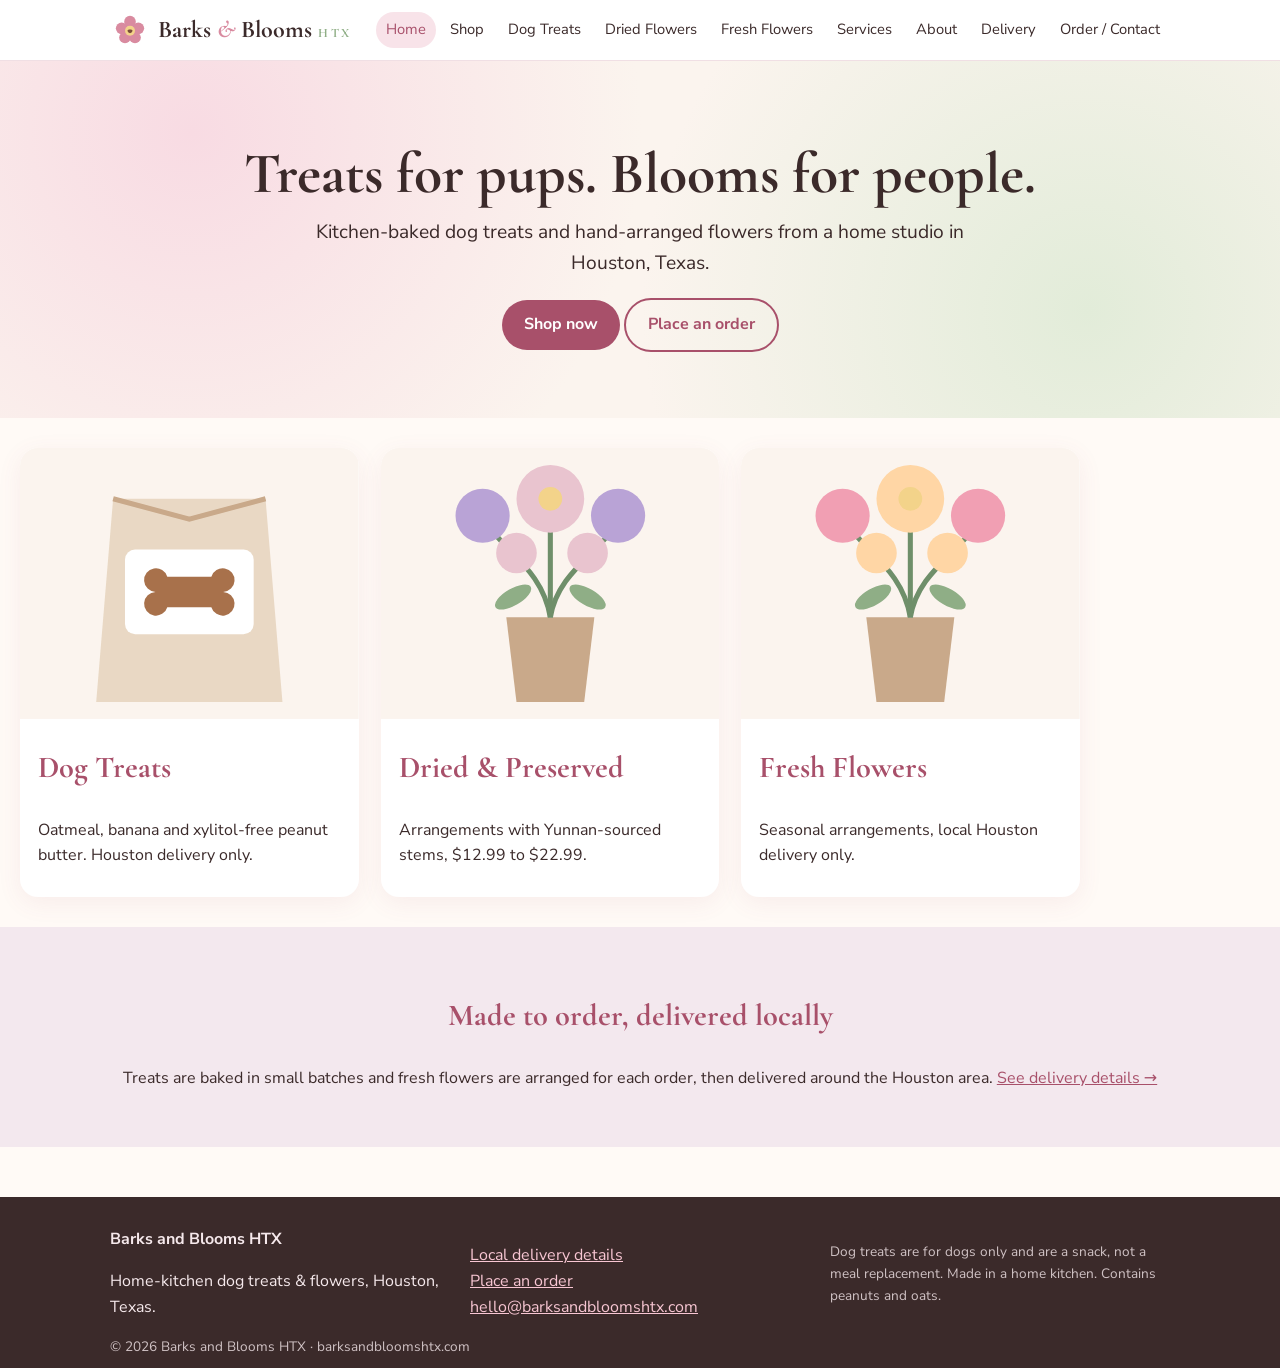
<file: index.html>
<!DOCTYPE html>
<html lang="en"><head><meta charset="utf-8"><meta name="viewport" content="width=device-width,initial-scale=1">
<title>Home | Barks and Blooms HTX</title><meta name="description" content="Homemade dog treats and dried & fresh flowers in Houston, TX.">
<link rel="icon" href="assets/favicon.svg" type="image/svg+xml"><link rel="stylesheet" href="assets/style.css">
<link rel="preconnect" href="https://fonts.googleapis.com"><link href="https://fonts.googleapis.com/css2?family=Cormorant+Garamond:wght@500;700&family=Nunito+Sans:wght@400;700&display=swap" rel="stylesheet">
</head><body>
<header class="site-header"><div class="wrap bar"><a class="brand" href="index.html"><svg viewBox="0 0 48 48" width="40" height="40" aria-hidden="true"><g fill="#d98ba0"><circle cx="24" cy="14" r="7"/><circle cx="14" cy="22" r="7"/><circle cx="34" cy="22" r="7"/><circle cx="18" cy="33" r="7"/><circle cx="30" cy="33" r="7"/></g><circle cx="24" cy="25" r="6" fill="#f3d38a"/><path d="M21 25c0-2 6-2 6 0 0 2-3 3-3 3s-3-1-3-3z" fill="#7a4b3a"/></svg><span>Barks <em>&amp;</em> Blooms <small>HTX</small></span></a>
<button class="menu-btn" aria-expanded="false" aria-controls="nav">Menu</button><nav id="nav"><a href="index.html" aria-current="page">Home</a><a href="shop.html">Shop</a><a href="dog-treats.html">Dog Treats</a><a href="dried-flowers.html">Dried Flowers</a><a href="fresh-flowers.html">Fresh Flowers</a><a href="services.html">Services</a><a href="about.html">About</a><a href="delivery.html">Delivery</a><a href="contact.html">Order / Contact</a></nav></div></header>
<main><section class="hero"><div class="wrap"><h1>Treats for pups. Blooms for people.</h1><p class="lead">Kitchen-baked dog treats and hand-arranged flowers from a home studio in Houston, Texas.</p><p><a class="btn" href="shop.html">Shop now</a> <a class="btn ghost" href="contact.html">Place an order</a></p></div></section><section class="wrap grid3">
<a class="tile" href="dog-treats.html"><svg viewBox="0 0 200 160" class="art" role="img" aria-label="Illustrated dog treat bag"><rect width="200" height="160" fill="#fbf4ee"/><path d="M55 30h90l10 120H45z" fill="#e9d8c4"/><rect x="62" y="60" width="76" height="50" rx="6" fill="#fff"/><path d="M80 85a7 7 0 1 1 7-9h26a7 7 0 1 1 7 9 7 7 0 1 1-7 9H87a7 7 0 1 1-7-9z" fill="#a8714b"/><path d="M55 30l45 12 45-12" stroke="#c9a98a" stroke-width="3" fill="none"/></svg><h2>Dog Treats</h2><p>Oatmeal, banana and xylitol-free peanut butter. Houston delivery only.</p></a>
<a class="tile" href="dried-flowers.html"><svg viewBox="0 0 200 160" class="art" role="img" aria-label="Illustrated arrangement"><rect width="200" height="160" fill="#fbf4ee"/><path d="M80 150h40l6-50H74z" fill="#c9a98a"/><g stroke="#6f8f6a" stroke-width="3" fill="none"><path d="M100 100 C95 70 70 60 60 40"/><path d="M100 100 C105 70 135 60 140 40"/><path d="M100 100 V30"/></g><g fill="#b9a3d6"><circle cx="60" cy="40" r="16"/><circle cx="140" cy="40" r="16"/></g><g fill="#e9c4cf"><circle cx="100" cy="30" r="20"/><circle cx="80" cy="62" r="12"/><circle cx="122" cy="62" r="12"/></g><circle cx="100" cy="30" r="7" fill="#f3d38a"/><ellipse cx="78" cy="88" rx="12" ry="5" fill="#8fae86" transform="rotate(-30 78 88)"/><ellipse cx="122" cy="88" rx="12" ry="5" fill="#8fae86" transform="rotate(30 122 88)"/></svg><h2>Dried &amp; Preserved</h2><p>Arrangements with Yunnan-sourced stems, $12.99 to $22.99.</p></a>
<a class="tile" href="fresh-flowers.html"><svg viewBox="0 0 200 160" class="art" role="img" aria-label="Illustrated arrangement"><rect width="200" height="160" fill="#fbf4ee"/><path d="M80 150h40l6-50H74z" fill="#c9a98a"/><g stroke="#6f8f6a" stroke-width="3" fill="none"><path d="M100 100 C95 70 70 60 60 40"/><path d="M100 100 C105 70 135 60 140 40"/><path d="M100 100 V30"/></g><g fill="#f19fb3"><circle cx="60" cy="40" r="16"/><circle cx="140" cy="40" r="16"/></g><g fill="#ffd6a5"><circle cx="100" cy="30" r="20"/><circle cx="80" cy="62" r="12"/><circle cx="122" cy="62" r="12"/></g><circle cx="100" cy="30" r="7" fill="#f3d38a"/><ellipse cx="78" cy="88" rx="12" ry="5" fill="#8fae86" transform="rotate(-30 78 88)"/><ellipse cx="122" cy="88" rx="12" ry="5" fill="#8fae86" transform="rotate(30 122 88)"/></svg><h2>Fresh Flowers</h2><p>Seasonal arrangements, local Houston delivery only.</p></a></section>
<section class="band"><div class="wrap"><h2>Made to order, delivered locally</h2><p>Treats are baked in small batches and fresh flowers are arranged for each order, then delivered around the Houston area. <a href="delivery.html">See delivery details &rarr;</a></p></div></section></main>
<footer class="site-footer"><div class="wrap cols"><div><strong>Barks and Blooms HTX</strong><p>Home-kitchen dog treats &amp; flowers, Houston, Texas.</p></div>
<div><p><a href="delivery.html">Local delivery details</a><br><a href="contact.html">Place an order</a><br><a href="mailto:hello@barksandbloomshtx.com">hello@barksandbloomshtx.com</a></p></div>
<div><p class="fine">Dog treats are for dogs only and are a snack, not a meal replacement. Made in a home kitchen. Contains peanuts and oats.</p></div></div>
<p class="wrap fine">&copy; <span id="yr"></span> Barks and Blooms HTX &middot; barksandbloomshtx.com</p></footer>
<script src="assets/main.js"></script></body></html>
</file>
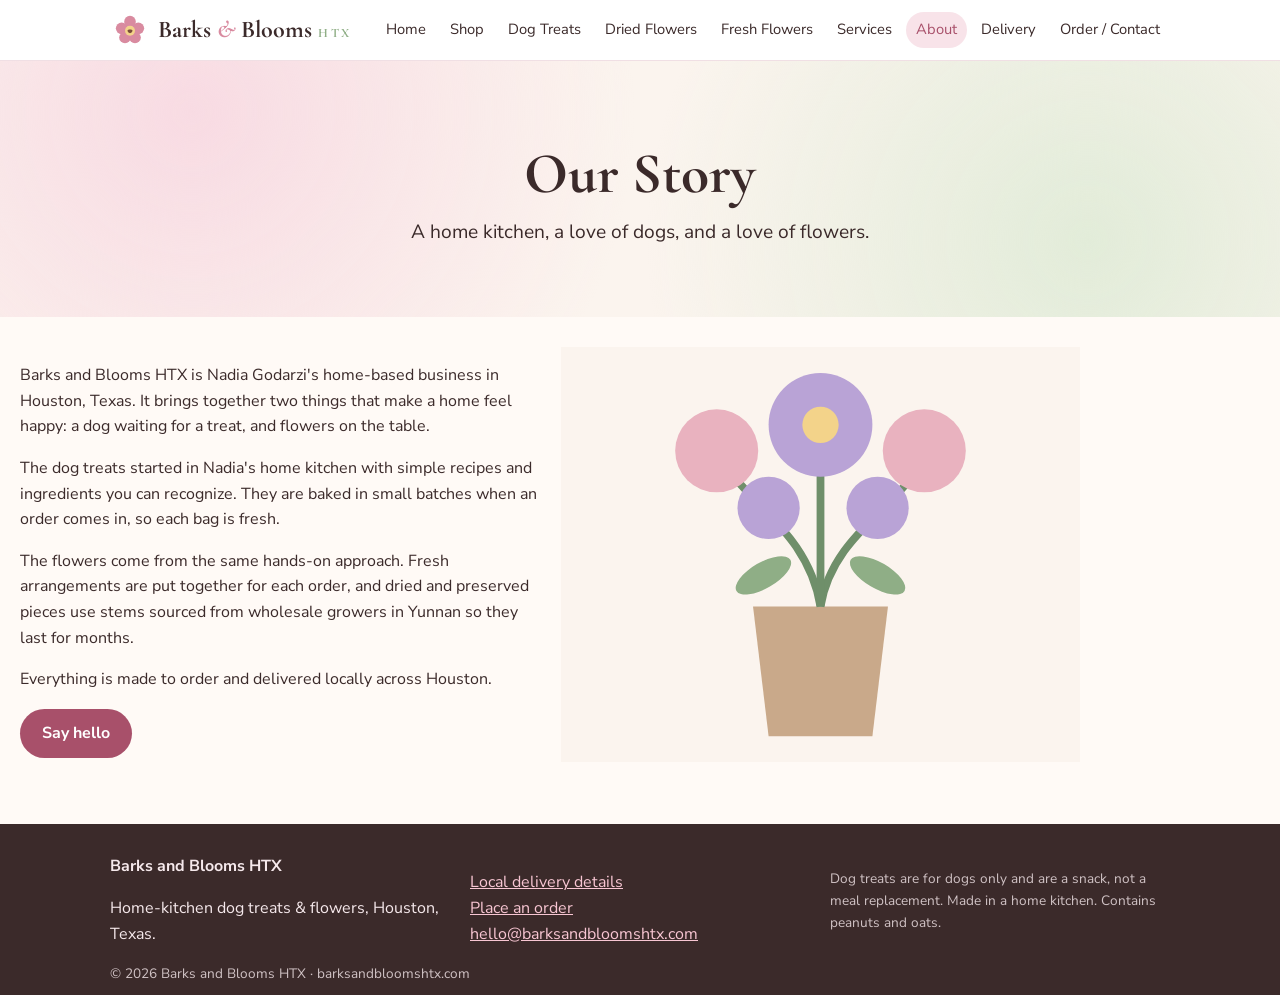
<file: about.html>
<!DOCTYPE html>
<html lang="en"><head><meta charset="utf-8"><meta name="viewport" content="width=device-width,initial-scale=1">
<title>About | Barks and Blooms HTX</title><meta name="description" content="The story behind Barks and Blooms HTX.">
<link rel="icon" href="assets/favicon.svg" type="image/svg+xml"><link rel="stylesheet" href="assets/style.css">
<link rel="preconnect" href="https://fonts.googleapis.com"><link href="https://fonts.googleapis.com/css2?family=Cormorant+Garamond:wght@500;700&family=Nunito+Sans:wght@400;700&display=swap" rel="stylesheet">
</head><body>
<header class="site-header"><div class="wrap bar"><a class="brand" href="index.html"><svg viewBox="0 0 48 48" width="40" height="40" aria-hidden="true"><g fill="#d98ba0"><circle cx="24" cy="14" r="7"/><circle cx="14" cy="22" r="7"/><circle cx="34" cy="22" r="7"/><circle cx="18" cy="33" r="7"/><circle cx="30" cy="33" r="7"/></g><circle cx="24" cy="25" r="6" fill="#f3d38a"/><path d="M21 25c0-2 6-2 6 0 0 2-3 3-3 3s-3-1-3-3z" fill="#7a4b3a"/></svg><span>Barks <em>&amp;</em> Blooms <small>HTX</small></span></a>
<button class="menu-btn" aria-expanded="false" aria-controls="nav">Menu</button><nav id="nav"><a href="index.html">Home</a><a href="shop.html">Shop</a><a href="dog-treats.html">Dog Treats</a><a href="dried-flowers.html">Dried Flowers</a><a href="fresh-flowers.html">Fresh Flowers</a><a href="services.html">Services</a><a href="about.html" aria-current="page">About</a><a href="delivery.html">Delivery</a><a href="contact.html">Order / Contact</a></nav></div></header>
<main><section class="hero"><div class="wrap"><h1>Our Story</h1><p class="lead">A home kitchen, a love of dogs, and a love of flowers.</p></div></section><section class="wrap grid2"><div><p>Barks and Blooms HTX is Nadia Godarzi's home-based business in Houston, Texas. It brings together two things that make a home feel happy: a dog waiting for a treat, and flowers on the table.</p>
<p>The dog treats started in Nadia's home kitchen with simple recipes and ingredients you can recognize. They are baked in small batches when an order comes in, so each bag is fresh.</p>
<p>The flowers come from the same hands-on approach. Fresh arrangements are put together for each order, and dried and preserved pieces use stems sourced from wholesale growers in Yunnan so they last for months.</p>
<p>Everything is made to order and delivered locally across Houston.</p><p><a class="btn" href="contact.html">Say hello</a></p></div><div><svg viewBox="0 0 200 160" class="art" role="img" aria-label="Illustrated arrangement"><rect width="200" height="160" fill="#fbf4ee"/><path d="M80 150h40l6-50H74z" fill="#c9a98a"/><g stroke="#6f8f6a" stroke-width="3" fill="none"><path d="M100 100 C95 70 70 60 60 40"/><path d="M100 100 C105 70 135 60 140 40"/><path d="M100 100 V30"/></g><g fill="#e9b2bf"><circle cx="60" cy="40" r="16"/><circle cx="140" cy="40" r="16"/></g><g fill="#b9a3d6"><circle cx="100" cy="30" r="20"/><circle cx="80" cy="62" r="12"/><circle cx="122" cy="62" r="12"/></g><circle cx="100" cy="30" r="7" fill="#f3d38a"/><ellipse cx="78" cy="88" rx="12" ry="5" fill="#8fae86" transform="rotate(-30 78 88)"/><ellipse cx="122" cy="88" rx="12" ry="5" fill="#8fae86" transform="rotate(30 122 88)"/></svg></div></section></main>
<footer class="site-footer"><div class="wrap cols"><div><strong>Barks and Blooms HTX</strong><p>Home-kitchen dog treats &amp; flowers, Houston, Texas.</p></div>
<div><p><a href="delivery.html">Local delivery details</a><br><a href="contact.html">Place an order</a><br><a href="mailto:hello@barksandbloomshtx.com">hello@barksandbloomshtx.com</a></p></div>
<div><p class="fine">Dog treats are for dogs only and are a snack, not a meal replacement. Made in a home kitchen. Contains peanuts and oats.</p></div></div>
<p class="wrap fine">&copy; <span id="yr"></span> Barks and Blooms HTX &middot; barksandbloomshtx.com</p></footer>
<script src="assets/main.js"></script></body></html>
</file>
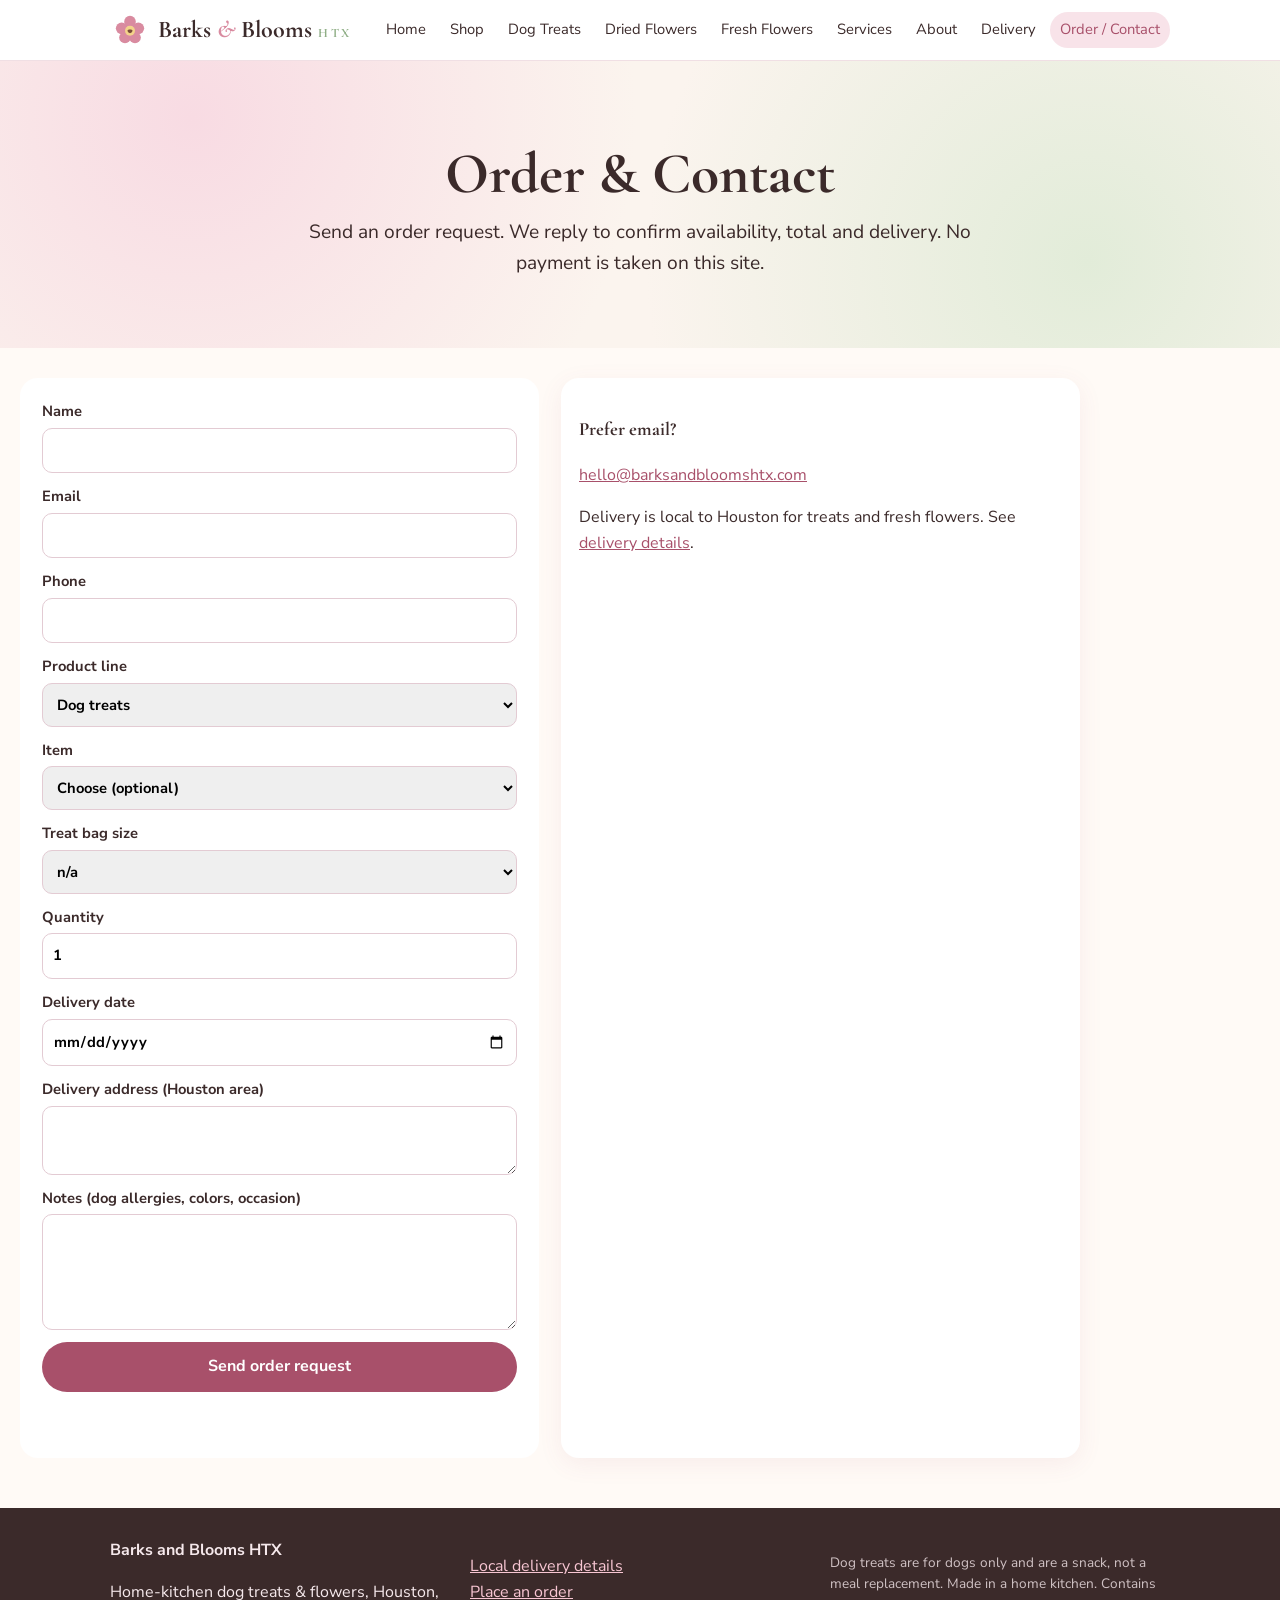
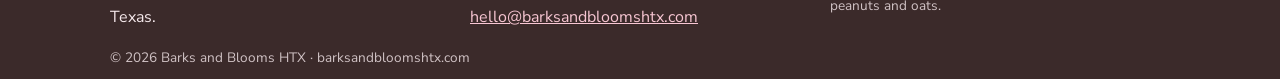
<file: contact.html>
<!DOCTYPE html>
<html lang="en"><head><meta charset="utf-8"><meta name="viewport" content="width=device-width,initial-scale=1">
<title>Order & Contact | Barks and Blooms HTX</title><meta name="description" content="Order dog treats or flowers, or contact Barks and Blooms HTX.">
<link rel="icon" href="assets/favicon.svg" type="image/svg+xml"><link rel="stylesheet" href="assets/style.css">
<link rel="preconnect" href="https://fonts.googleapis.com"><link href="https://fonts.googleapis.com/css2?family=Cormorant+Garamond:wght@500;700&family=Nunito+Sans:wght@400;700&display=swap" rel="stylesheet">
</head><body>
<header class="site-header"><div class="wrap bar"><a class="brand" href="index.html"><svg viewBox="0 0 48 48" width="40" height="40" aria-hidden="true"><g fill="#d98ba0"><circle cx="24" cy="14" r="7"/><circle cx="14" cy="22" r="7"/><circle cx="34" cy="22" r="7"/><circle cx="18" cy="33" r="7"/><circle cx="30" cy="33" r="7"/></g><circle cx="24" cy="25" r="6" fill="#f3d38a"/><path d="M21 25c0-2 6-2 6 0 0 2-3 3-3 3s-3-1-3-3z" fill="#7a4b3a"/></svg><span>Barks <em>&amp;</em> Blooms <small>HTX</small></span></a>
<button class="menu-btn" aria-expanded="false" aria-controls="nav">Menu</button><nav id="nav"><a href="index.html">Home</a><a href="shop.html">Shop</a><a href="dog-treats.html">Dog Treats</a><a href="dried-flowers.html">Dried Flowers</a><a href="fresh-flowers.html">Fresh Flowers</a><a href="services.html">Services</a><a href="about.html">About</a><a href="delivery.html">Delivery</a><a href="contact.html" aria-current="page">Order / Contact</a></nav></div></header>
<main><section class="hero"><div class="wrap"><h1>Order &amp; Contact</h1><p class="lead">Send an order request. We reply to confirm availability, total and delivery. No payment is taken on this site.</p></div></section><section class="wrap grid2"><form class="form" id="order-form" action="https://formspree.io/f/FORM_ID" method="POST">
<!-- REPLACE FORM_ID with your Formspree form ID (https://formspree.io). Until replaced, the form falls back to email. -->
<label>Name<input name="name" required autocomplete="name"></label>
<label>Email<input type="email" name="email" required autocomplete="email"></label>
<label>Phone<input type="tel" name="phone" autocomplete="tel"></label>
<label>Product line<select name="line" id="line"><option value="treats">Dog treats</option><option value="dried">Dried &amp; preserved flowers</option><option value="fresh">Fresh flowers</option><option value="other">Question / other</option></select></label>
<label>Item<select name="item" id="item"><option value="">Choose (optional)</option><option>Oatmeal Crunch Bones</option><option>Banana Bites</option><option>Peanut Butter Pups</option><option>Yunnan Petite Posy ($12.99)</option><option>Blush Bud Vase ($15.99)</option><option>Golden Meadow Bundle ($17.99)</option><option>Lavender Haze Jar ($19.99)</option><option>Everlasting Rose Box ($22.99)</option><option>Petite Market Bouquet</option><option>Garden Vase Arrangement</option><option>Celebration Centerpiece</option><option>Custom Order</option></select></label>
<label>Treat bag size<select name="size"><option value="">n/a</option><option>4 oz ($8)</option><option>8 oz ($14)</option><option>16 oz ($24)</option><option>Sampler ($22)</option></select></label>
<label>Quantity<input type="number" name="quantity" min="1" value="1"></label>
<label>Delivery date<input type="date" name="date"></label>
<label>Delivery address (Houston area)<textarea name="address" rows="2"></textarea></label>
<label>Notes (dog allergies, colors, occasion)<textarea name="message" rows="4"></textarea></label>
<input type="text" name="_gotcha" class="hp" tabindex="-1" autocomplete="off">
<button class="btn" type="submit">Send order request</button><p id="form-status" role="status"></p></form>
<div class="note"><h3>Prefer email?</h3><p><a href="mailto:hello@barksandbloomshtx.com?subject=Order%20request">hello@barksandbloomshtx.com</a></p><p>Delivery is local to Houston for treats and fresh flowers. See <a href="delivery.html">delivery details</a>.</p></div></section></main>
<footer class="site-footer"><div class="wrap cols"><div><strong>Barks and Blooms HTX</strong><p>Home-kitchen dog treats &amp; flowers, Houston, Texas.</p></div>
<div><p><a href="delivery.html">Local delivery details</a><br><a href="contact.html">Place an order</a><br><a href="mailto:hello@barksandbloomshtx.com">hello@barksandbloomshtx.com</a></p></div>
<div><p class="fine">Dog treats are for dogs only and are a snack, not a meal replacement. Made in a home kitchen. Contains peanuts and oats.</p></div></div>
<p class="wrap fine">&copy; <span id="yr"></span> Barks and Blooms HTX &middot; barksandbloomshtx.com</p></footer>
<script src="assets/main.js"></script></body></html>
</file>
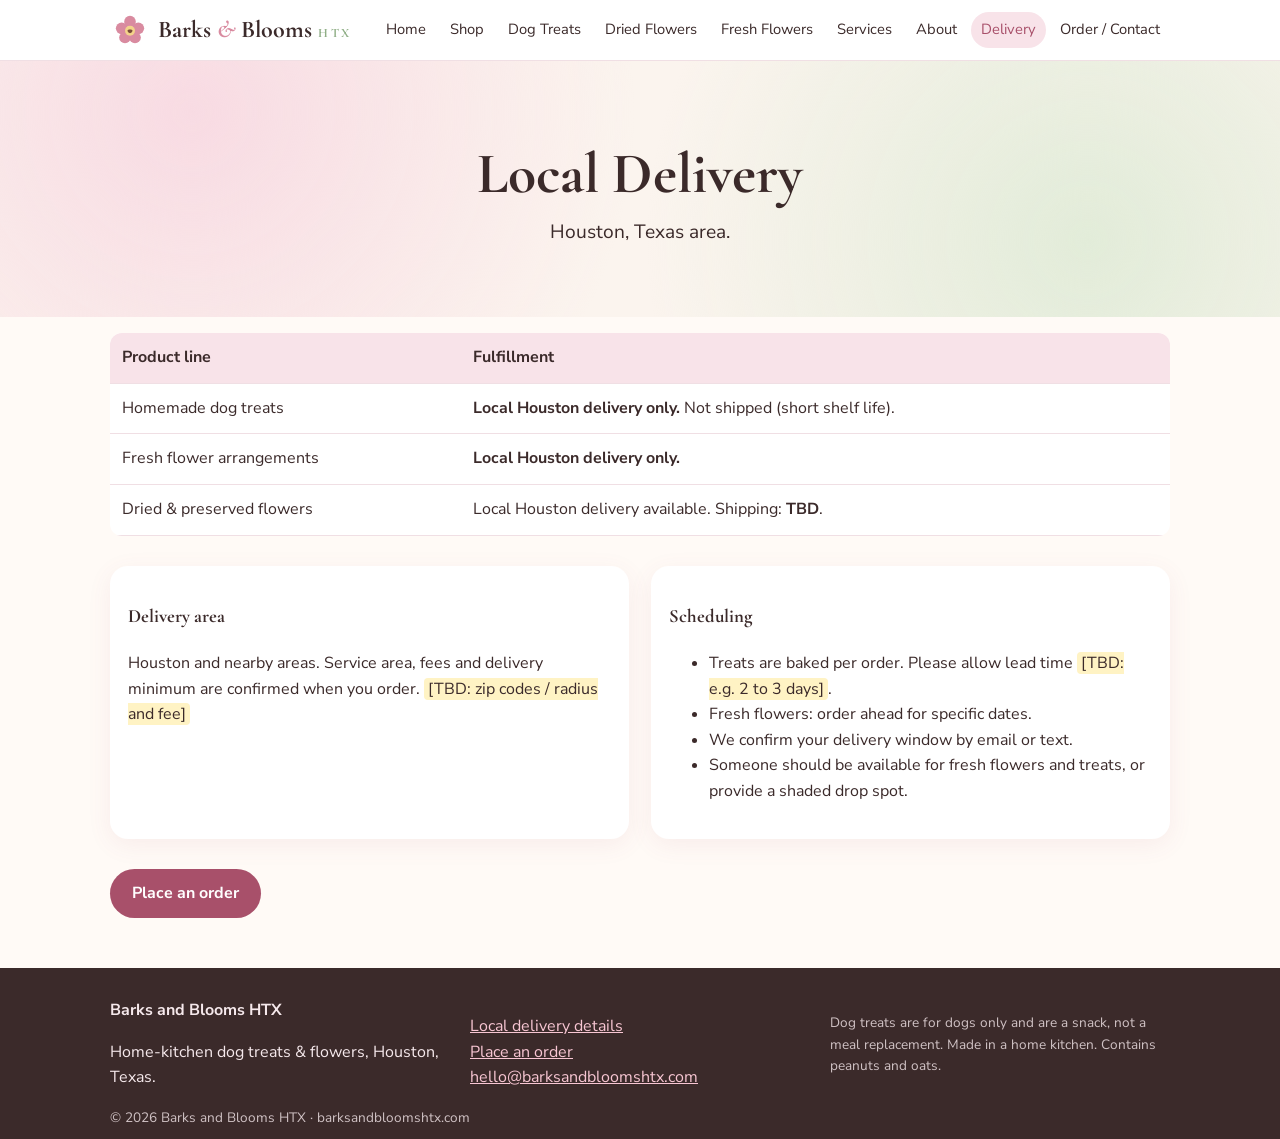
<file: delivery.html>
<!DOCTYPE html>
<html lang="en"><head><meta charset="utf-8"><meta name="viewport" content="width=device-width,initial-scale=1">
<title>Local Delivery | Barks and Blooms HTX</title><meta name="description" content="Houston-area delivery details for dog treats and flowers.">
<link rel="icon" href="assets/favicon.svg" type="image/svg+xml"><link rel="stylesheet" href="assets/style.css">
<link rel="preconnect" href="https://fonts.googleapis.com"><link href="https://fonts.googleapis.com/css2?family=Cormorant+Garamond:wght@500;700&family=Nunito+Sans:wght@400;700&display=swap" rel="stylesheet">
</head><body>
<header class="site-header"><div class="wrap bar"><a class="brand" href="index.html"><svg viewBox="0 0 48 48" width="40" height="40" aria-hidden="true"><g fill="#d98ba0"><circle cx="24" cy="14" r="7"/><circle cx="14" cy="22" r="7"/><circle cx="34" cy="22" r="7"/><circle cx="18" cy="33" r="7"/><circle cx="30" cy="33" r="7"/></g><circle cx="24" cy="25" r="6" fill="#f3d38a"/><path d="M21 25c0-2 6-2 6 0 0 2-3 3-3 3s-3-1-3-3z" fill="#7a4b3a"/></svg><span>Barks <em>&amp;</em> Blooms <small>HTX</small></span></a>
<button class="menu-btn" aria-expanded="false" aria-controls="nav">Menu</button><nav id="nav"><a href="index.html">Home</a><a href="shop.html">Shop</a><a href="dog-treats.html">Dog Treats</a><a href="dried-flowers.html">Dried Flowers</a><a href="fresh-flowers.html">Fresh Flowers</a><a href="services.html">Services</a><a href="about.html">About</a><a href="delivery.html" aria-current="page">Delivery</a><a href="contact.html">Order / Contact</a></nav></div></header>
<main><section class="hero"><div class="wrap"><h1>Local Delivery</h1><p class="lead">Houston, Texas area.</p></div></section><section class="wrap"><table class="tbl"><thead><tr><th>Product line</th><th>Fulfillment</th></tr></thead><tbody>
<tr><td>Homemade dog treats</td><td><b>Local Houston delivery only.</b> Not shipped (short shelf life).</td></tr>
<tr><td>Fresh flower arrangements</td><td><b>Local Houston delivery only.</b></td></tr>
<tr><td>Dried &amp; preserved flowers</td><td>Local Houston delivery available. Shipping: <b>TBD</b>.</td></tr></tbody></table>
<div class="grid2"><div class="note"><h3>Delivery area</h3><p>Houston and nearby areas. Service area, fees and delivery minimum are confirmed when you order. <span class="tbd">[TBD: zip codes / radius and fee]</span></p></div>
<div class="note"><h3>Scheduling</h3><ul><li>Treats are baked per order. Please allow lead time <span class="tbd">[TBD: e.g. 2 to 3 days]</span>.</li><li>Fresh flowers: order ahead for specific dates.</li><li>We confirm your delivery window by email or text.</li><li>Someone should be available for fresh flowers and treats, or provide a shaded drop spot.</li></ul></div></div>
<p><a class="btn" href="contact.html">Place an order</a></p></section></main>
<footer class="site-footer"><div class="wrap cols"><div><strong>Barks and Blooms HTX</strong><p>Home-kitchen dog treats &amp; flowers, Houston, Texas.</p></div>
<div><p><a href="delivery.html">Local delivery details</a><br><a href="contact.html">Place an order</a><br><a href="mailto:hello@barksandbloomshtx.com">hello@barksandbloomshtx.com</a></p></div>
<div><p class="fine">Dog treats are for dogs only and are a snack, not a meal replacement. Made in a home kitchen. Contains peanuts and oats.</p></div></div>
<p class="wrap fine">&copy; <span id="yr"></span> Barks and Blooms HTX &middot; barksandbloomshtx.com</p></footer>
<script src="assets/main.js"></script></body></html>
</file>
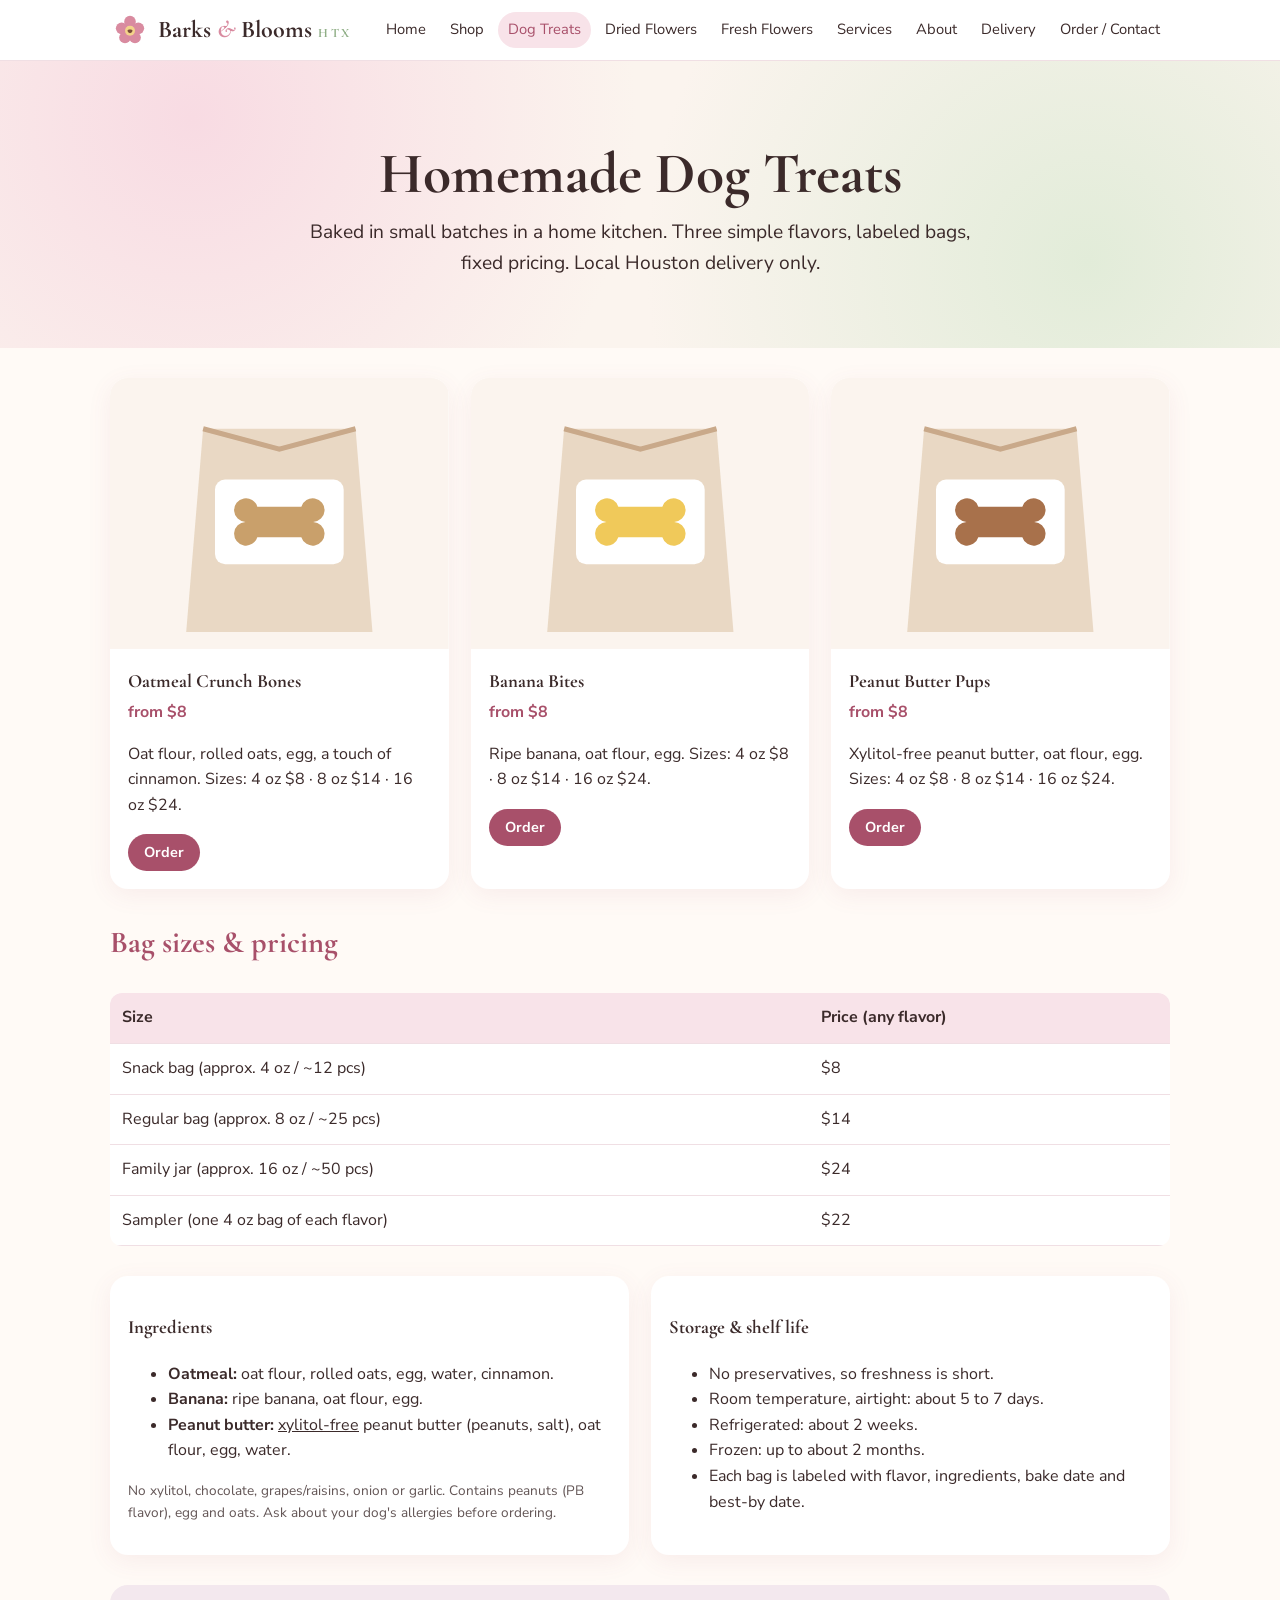
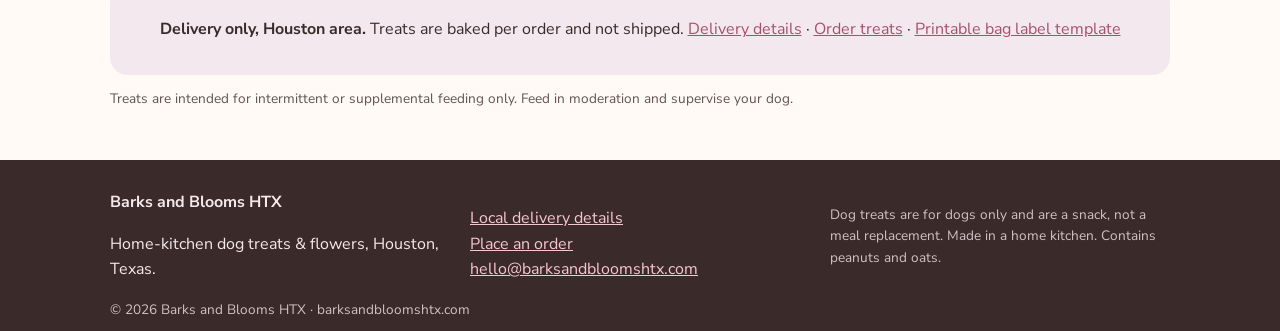
<file: dog-treats.html>
<!DOCTYPE html>
<html lang="en"><head><meta charset="utf-8"><meta name="viewport" content="width=device-width,initial-scale=1">
<title>Homemade Dog Treats | Barks and Blooms HTX</title><meta name="description" content="Kitchen-baked oatmeal, banana and xylitol-free peanut butter dog treats, Houston delivery.">
<link rel="icon" href="assets/favicon.svg" type="image/svg+xml"><link rel="stylesheet" href="assets/style.css">
<link rel="preconnect" href="https://fonts.googleapis.com"><link href="https://fonts.googleapis.com/css2?family=Cormorant+Garamond:wght@500;700&family=Nunito+Sans:wght@400;700&display=swap" rel="stylesheet">
</head><body>
<header class="site-header"><div class="wrap bar"><a class="brand" href="index.html"><svg viewBox="0 0 48 48" width="40" height="40" aria-hidden="true"><g fill="#d98ba0"><circle cx="24" cy="14" r="7"/><circle cx="14" cy="22" r="7"/><circle cx="34" cy="22" r="7"/><circle cx="18" cy="33" r="7"/><circle cx="30" cy="33" r="7"/></g><circle cx="24" cy="25" r="6" fill="#f3d38a"/><path d="M21 25c0-2 6-2 6 0 0 2-3 3-3 3s-3-1-3-3z" fill="#7a4b3a"/></svg><span>Barks <em>&amp;</em> Blooms <small>HTX</small></span></a>
<button class="menu-btn" aria-expanded="false" aria-controls="nav">Menu</button><nav id="nav"><a href="index.html">Home</a><a href="shop.html">Shop</a><a href="dog-treats.html" aria-current="page">Dog Treats</a><a href="dried-flowers.html">Dried Flowers</a><a href="fresh-flowers.html">Fresh Flowers</a><a href="services.html">Services</a><a href="about.html">About</a><a href="delivery.html">Delivery</a><a href="contact.html">Order / Contact</a></nav></div></header>
<main><section class="hero"><div class="wrap"><h1>Homemade Dog Treats</h1><p class="lead">Baked in small batches in a home kitchen. Three simple flavors, labeled bags, fixed pricing. Local Houston delivery only.</p></div></section><section class="wrap"><div class="grid3"><article class="card"><svg viewBox="0 0 200 160" class="art" role="img" aria-label="Illustrated dog treat bag"><rect width="200" height="160" fill="#fbf4ee"/><path d="M55 30h90l10 120H45z" fill="#e9d8c4"/><rect x="62" y="60" width="76" height="50" rx="6" fill="#fff"/><path d="M80 85a7 7 0 1 1 7-9h26a7 7 0 1 1 7 9 7 7 0 1 1-7 9H87a7 7 0 1 1-7-9z" fill="#c9a06b"/><path d="M55 30l45 12 45-12" stroke="#c9a98a" stroke-width="3" fill="none"/></svg><div class="pad"><h3>Oatmeal Crunch Bones</h3><p class="price">from $8</p><p>Oat flour, rolled oats, egg, a touch of cinnamon. Sizes: 4 oz $8 · 8 oz $14 · 16 oz $24.</p><a class="btn small" href="contact.html?item=Oatmeal+Crunch+Bones&amp;line=treats">Order</a></div></article><article class="card"><svg viewBox="0 0 200 160" class="art" role="img" aria-label="Illustrated dog treat bag"><rect width="200" height="160" fill="#fbf4ee"/><path d="M55 30h90l10 120H45z" fill="#e9d8c4"/><rect x="62" y="60" width="76" height="50" rx="6" fill="#fff"/><path d="M80 85a7 7 0 1 1 7-9h26a7 7 0 1 1 7 9 7 7 0 1 1-7 9H87a7 7 0 1 1-7-9z" fill="#f0c95a"/><path d="M55 30l45 12 45-12" stroke="#c9a98a" stroke-width="3" fill="none"/></svg><div class="pad"><h3>Banana Bites</h3><p class="price">from $8</p><p>Ripe banana, oat flour, egg. Sizes: 4 oz $8 · 8 oz $14 · 16 oz $24.</p><a class="btn small" href="contact.html?item=Banana+Bites&amp;line=treats">Order</a></div></article><article class="card"><svg viewBox="0 0 200 160" class="art" role="img" aria-label="Illustrated dog treat bag"><rect width="200" height="160" fill="#fbf4ee"/><path d="M55 30h90l10 120H45z" fill="#e9d8c4"/><rect x="62" y="60" width="76" height="50" rx="6" fill="#fff"/><path d="M80 85a7 7 0 1 1 7-9h26a7 7 0 1 1 7 9 7 7 0 1 1-7 9H87a7 7 0 1 1-7-9z" fill="#a8714b"/><path d="M55 30l45 12 45-12" stroke="#c9a98a" stroke-width="3" fill="none"/></svg><div class="pad"><h3>Peanut Butter Pups</h3><p class="price">from $8</p><p>Xylitol-free peanut butter, oat flour, egg. Sizes: 4 oz $8 · 8 oz $14 · 16 oz $24.</p><a class="btn small" href="contact.html?item=Peanut+Butter+Pups&amp;line=treats">Order</a></div></article></div>
<h2>Bag sizes &amp; pricing</h2><table class="tbl"><thead><tr><th>Size</th><th>Price (any flavor)</th></tr></thead><tbody><tr><td>Snack bag (approx. 4 oz / ~12 pcs)</td><td>$8</td></tr><tr><td>Regular bag (approx. 8 oz / ~25 pcs)</td><td>$14</td></tr><tr><td>Family jar (approx. 16 oz / ~50 pcs)</td><td>$24</td></tr><tr><td>Sampler (one 4 oz bag of each flavor)</td><td>$22</td></tr></tbody></table>
<div class="grid2"><div class="note"><h3>Ingredients</h3><ul><li><b>Oatmeal:</b> oat flour, rolled oats, egg, water, cinnamon.</li><li><b>Banana:</b> ripe banana, oat flour, egg.</li><li><b>Peanut butter:</b> <u>xylitol-free</u> peanut butter (peanuts, salt), oat flour, egg, water.</li></ul><p class="fine">No xylitol, chocolate, grapes/raisins, onion or garlic. Contains peanuts (PB flavor), egg and oats. Ask about your dog's allergies before ordering.</p></div>
<div class="note"><h3>Storage &amp; shelf life</h3><ul><li>No preservatives, so freshness is short.</li><li>Room temperature, airtight: about 5 to 7 days.</li><li>Refrigerated: about 2 weeks.</li><li>Frozen: up to about 2 months.</li><li>Each bag is labeled with flavor, ingredients, bake date and best-by date.</li></ul></div></div>
<div class="band soft"><p><b>Delivery only, Houston area.</b> Treats are baked per order and not shipped. <a href="delivery.html">Delivery details</a> &middot; <a href="contact.html?line=treats">Order treats</a> &middot; <a href="label-template.html">Printable bag label template</a></p></div>
<p class="fine">Treats are intended for intermittent or supplemental feeding only. Feed in moderation and supervise your dog.</p></section></main>
<footer class="site-footer"><div class="wrap cols"><div><strong>Barks and Blooms HTX</strong><p>Home-kitchen dog treats &amp; flowers, Houston, Texas.</p></div>
<div><p><a href="delivery.html">Local delivery details</a><br><a href="contact.html">Place an order</a><br><a href="mailto:hello@barksandbloomshtx.com">hello@barksandbloomshtx.com</a></p></div>
<div><p class="fine">Dog treats are for dogs only and are a snack, not a meal replacement. Made in a home kitchen. Contains peanuts and oats.</p></div></div>
<p class="wrap fine">&copy; <span id="yr"></span> Barks and Blooms HTX &middot; barksandbloomshtx.com</p></footer>
<script src="assets/main.js"></script></body></html>
</file>
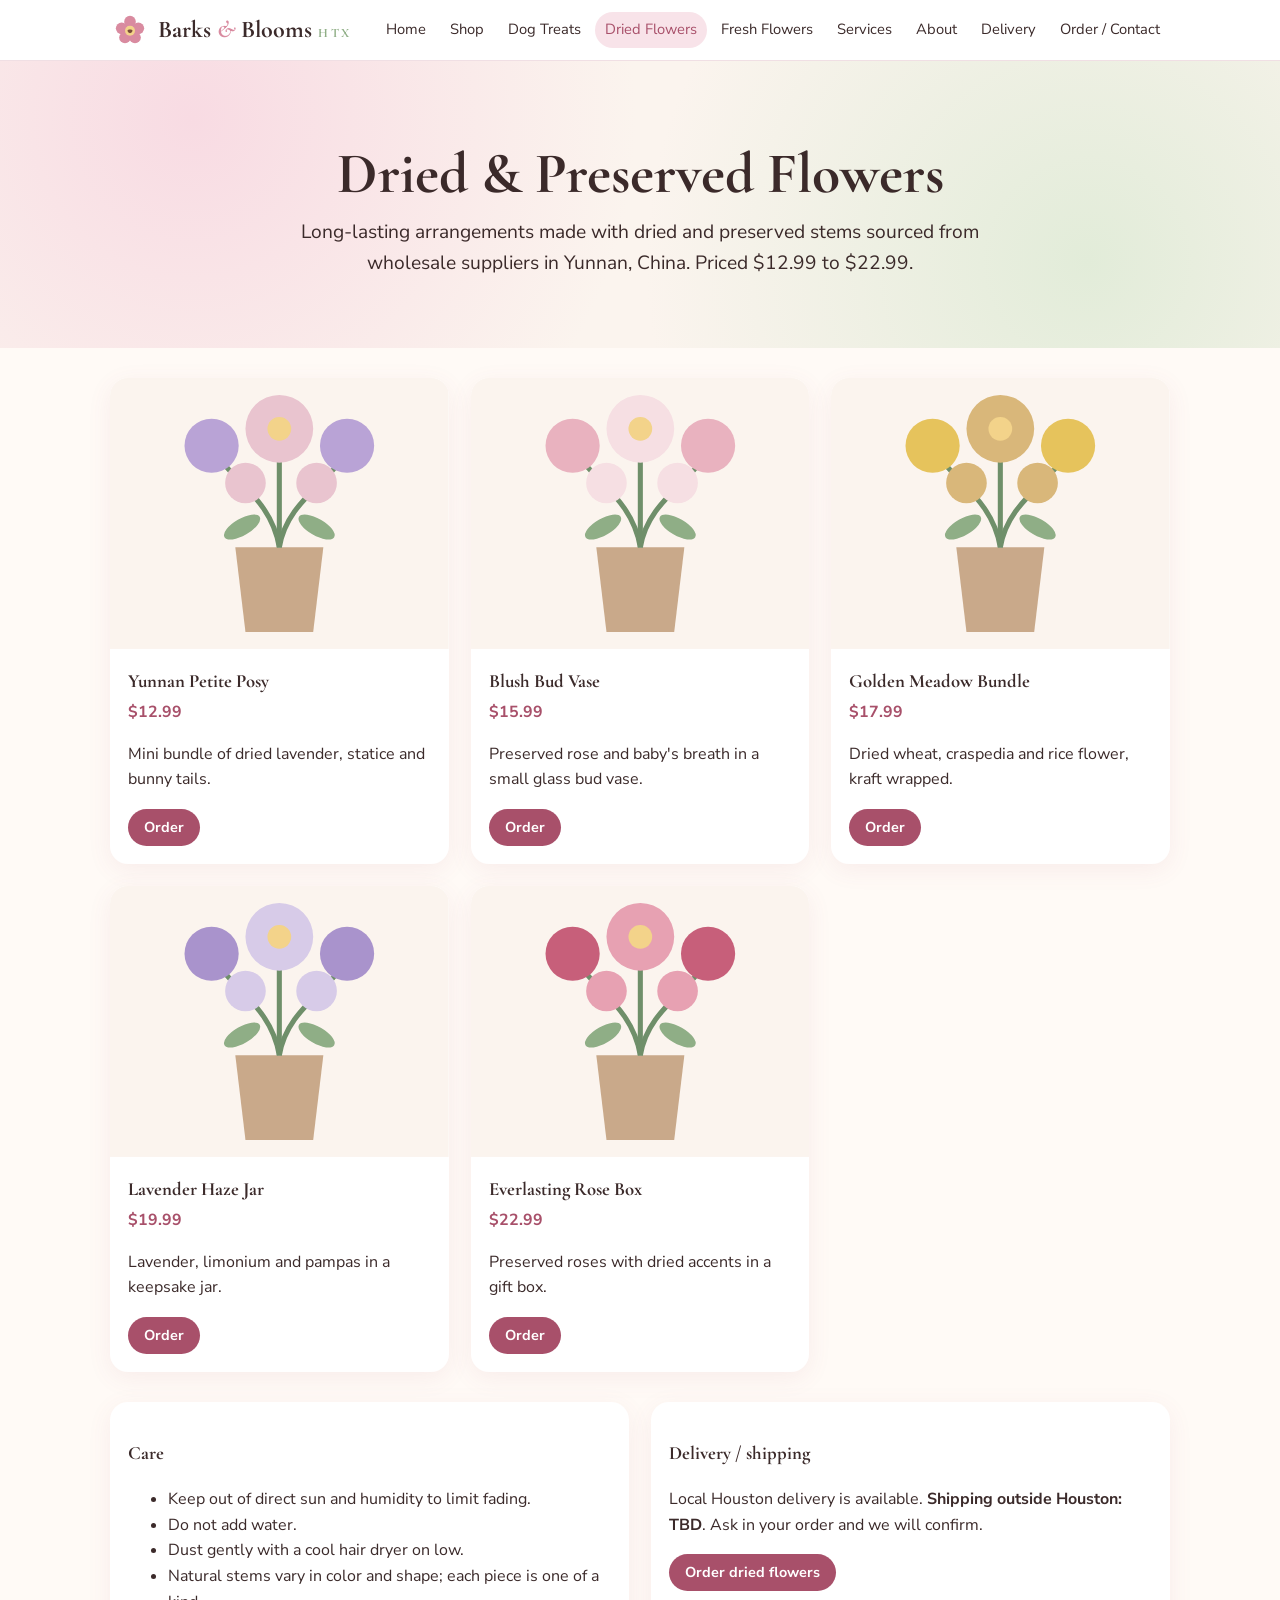
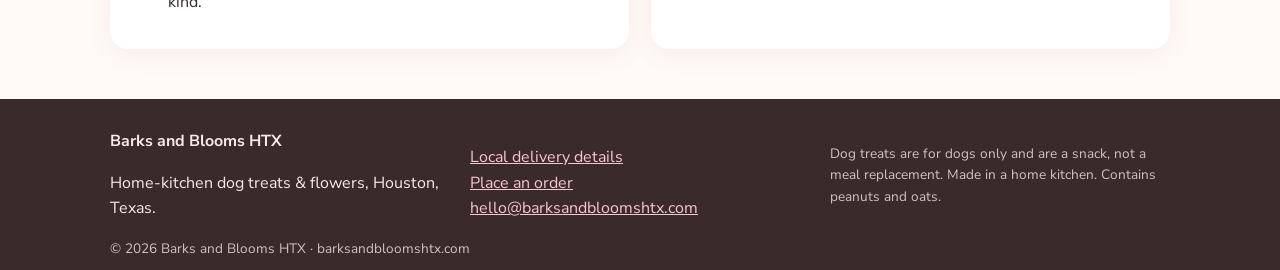
<file: dried-flowers.html>
<!DOCTYPE html>
<html lang="en"><head><meta charset="utf-8"><meta name="viewport" content="width=device-width,initial-scale=1">
<title>Dried & Preserved Flowers | Barks and Blooms HTX</title><meta name="description" content="Dried and preserved flower arrangements with stems sourced from Yunnan wholesale suppliers, $12.99 to $22.99.">
<link rel="icon" href="assets/favicon.svg" type="image/svg+xml"><link rel="stylesheet" href="assets/style.css">
<link rel="preconnect" href="https://fonts.googleapis.com"><link href="https://fonts.googleapis.com/css2?family=Cormorant+Garamond:wght@500;700&family=Nunito+Sans:wght@400;700&display=swap" rel="stylesheet">
</head><body>
<header class="site-header"><div class="wrap bar"><a class="brand" href="index.html"><svg viewBox="0 0 48 48" width="40" height="40" aria-hidden="true"><g fill="#d98ba0"><circle cx="24" cy="14" r="7"/><circle cx="14" cy="22" r="7"/><circle cx="34" cy="22" r="7"/><circle cx="18" cy="33" r="7"/><circle cx="30" cy="33" r="7"/></g><circle cx="24" cy="25" r="6" fill="#f3d38a"/><path d="M21 25c0-2 6-2 6 0 0 2-3 3-3 3s-3-1-3-3z" fill="#7a4b3a"/></svg><span>Barks <em>&amp;</em> Blooms <small>HTX</small></span></a>
<button class="menu-btn" aria-expanded="false" aria-controls="nav">Menu</button><nav id="nav"><a href="index.html">Home</a><a href="shop.html">Shop</a><a href="dog-treats.html">Dog Treats</a><a href="dried-flowers.html" aria-current="page">Dried Flowers</a><a href="fresh-flowers.html">Fresh Flowers</a><a href="services.html">Services</a><a href="about.html">About</a><a href="delivery.html">Delivery</a><a href="contact.html">Order / Contact</a></nav></div></header>
<main><section class="hero"><div class="wrap"><h1>Dried &amp; Preserved Flowers</h1><p class="lead">Long-lasting arrangements made with dried and preserved stems sourced from wholesale suppliers in Yunnan, China. Priced $12.99 to $22.99.</p></div></section><section class="wrap"><div class="grid3"><article class="card"><svg viewBox="0 0 200 160" class="art" role="img" aria-label="Illustrated arrangement"><rect width="200" height="160" fill="#fbf4ee"/><path d="M80 150h40l6-50H74z" fill="#c9a98a"/><g stroke="#6f8f6a" stroke-width="3" fill="none"><path d="M100 100 C95 70 70 60 60 40"/><path d="M100 100 C105 70 135 60 140 40"/><path d="M100 100 V30"/></g><g fill="#b9a3d6"><circle cx="60" cy="40" r="16"/><circle cx="140" cy="40" r="16"/></g><g fill="#e9c4cf"><circle cx="100" cy="30" r="20"/><circle cx="80" cy="62" r="12"/><circle cx="122" cy="62" r="12"/></g><circle cx="100" cy="30" r="7" fill="#f3d38a"/><ellipse cx="78" cy="88" rx="12" ry="5" fill="#8fae86" transform="rotate(-30 78 88)"/><ellipse cx="122" cy="88" rx="12" ry="5" fill="#8fae86" transform="rotate(30 122 88)"/></svg><div class="pad"><h3>Yunnan Petite Posy</h3><p class="price">$12.99</p><p>Mini bundle of dried lavender, statice and bunny tails.</p><a class="btn small" href="contact.html?item=Yunnan+Petite+Posy&amp;line=dried">Order</a></div></article><article class="card"><svg viewBox="0 0 200 160" class="art" role="img" aria-label="Illustrated arrangement"><rect width="200" height="160" fill="#fbf4ee"/><path d="M80 150h40l6-50H74z" fill="#c9a98a"/><g stroke="#6f8f6a" stroke-width="3" fill="none"><path d="M100 100 C95 70 70 60 60 40"/><path d="M100 100 C105 70 135 60 140 40"/><path d="M100 100 V30"/></g><g fill="#e9b2bf"><circle cx="60" cy="40" r="16"/><circle cx="140" cy="40" r="16"/></g><g fill="#f6dfe3"><circle cx="100" cy="30" r="20"/><circle cx="80" cy="62" r="12"/><circle cx="122" cy="62" r="12"/></g><circle cx="100" cy="30" r="7" fill="#f3d38a"/><ellipse cx="78" cy="88" rx="12" ry="5" fill="#8fae86" transform="rotate(-30 78 88)"/><ellipse cx="122" cy="88" rx="12" ry="5" fill="#8fae86" transform="rotate(30 122 88)"/></svg><div class="pad"><h3>Blush Bud Vase</h3><p class="price">$15.99</p><p>Preserved rose and baby's breath in a small glass bud vase.</p><a class="btn small" href="contact.html?item=Blush+Bud+Vase&amp;line=dried">Order</a></div></article><article class="card"><svg viewBox="0 0 200 160" class="art" role="img" aria-label="Illustrated arrangement"><rect width="200" height="160" fill="#fbf4ee"/><path d="M80 150h40l6-50H74z" fill="#c9a98a"/><g stroke="#6f8f6a" stroke-width="3" fill="none"><path d="M100 100 C95 70 70 60 60 40"/><path d="M100 100 C105 70 135 60 140 40"/><path d="M100 100 V30"/></g><g fill="#e6c35c"><circle cx="60" cy="40" r="16"/><circle cx="140" cy="40" r="16"/></g><g fill="#d9b77a"><circle cx="100" cy="30" r="20"/><circle cx="80" cy="62" r="12"/><circle cx="122" cy="62" r="12"/></g><circle cx="100" cy="30" r="7" fill="#f3d38a"/><ellipse cx="78" cy="88" rx="12" ry="5" fill="#8fae86" transform="rotate(-30 78 88)"/><ellipse cx="122" cy="88" rx="12" ry="5" fill="#8fae86" transform="rotate(30 122 88)"/></svg><div class="pad"><h3>Golden Meadow Bundle</h3><p class="price">$17.99</p><p>Dried wheat, craspedia and rice flower, kraft wrapped.</p><a class="btn small" href="contact.html?item=Golden+Meadow+Bundle&amp;line=dried">Order</a></div></article><article class="card"><svg viewBox="0 0 200 160" class="art" role="img" aria-label="Illustrated arrangement"><rect width="200" height="160" fill="#fbf4ee"/><path d="M80 150h40l6-50H74z" fill="#c9a98a"/><g stroke="#6f8f6a" stroke-width="3" fill="none"><path d="M100 100 C95 70 70 60 60 40"/><path d="M100 100 C105 70 135 60 140 40"/><path d="M100 100 V30"/></g><g fill="#a993cc"><circle cx="60" cy="40" r="16"/><circle cx="140" cy="40" r="16"/></g><g fill="#d7cbe8"><circle cx="100" cy="30" r="20"/><circle cx="80" cy="62" r="12"/><circle cx="122" cy="62" r="12"/></g><circle cx="100" cy="30" r="7" fill="#f3d38a"/><ellipse cx="78" cy="88" rx="12" ry="5" fill="#8fae86" transform="rotate(-30 78 88)"/><ellipse cx="122" cy="88" rx="12" ry="5" fill="#8fae86" transform="rotate(30 122 88)"/></svg><div class="pad"><h3>Lavender Haze Jar</h3><p class="price">$19.99</p><p>Lavender, limonium and pampas in a keepsake jar.</p><a class="btn small" href="contact.html?item=Lavender+Haze+Jar&amp;line=dried">Order</a></div></article><article class="card"><svg viewBox="0 0 200 160" class="art" role="img" aria-label="Illustrated arrangement"><rect width="200" height="160" fill="#fbf4ee"/><path d="M80 150h40l6-50H74z" fill="#c9a98a"/><g stroke="#6f8f6a" stroke-width="3" fill="none"><path d="M100 100 C95 70 70 60 60 40"/><path d="M100 100 C105 70 135 60 140 40"/><path d="M100 100 V30"/></g><g fill="#c75f7a"><circle cx="60" cy="40" r="16"/><circle cx="140" cy="40" r="16"/></g><g fill="#e7a1b2"><circle cx="100" cy="30" r="20"/><circle cx="80" cy="62" r="12"/><circle cx="122" cy="62" r="12"/></g><circle cx="100" cy="30" r="7" fill="#f3d38a"/><ellipse cx="78" cy="88" rx="12" ry="5" fill="#8fae86" transform="rotate(-30 78 88)"/><ellipse cx="122" cy="88" rx="12" ry="5" fill="#8fae86" transform="rotate(30 122 88)"/></svg><div class="pad"><h3>Everlasting Rose Box</h3><p class="price">$22.99</p><p>Preserved roses with dried accents in a gift box.</p><a class="btn small" href="contact.html?item=Everlasting+Rose+Box&amp;line=dried">Order</a></div></article></div><div class="grid2"><div class="note"><h3>Care</h3><ul><li>Keep out of direct sun and humidity to limit fading.</li><li>Do not add water.</li><li>Dust gently with a cool hair dryer on low.</li><li>Natural stems vary in color and shape; each piece is one of a kind.</li></ul></div>
<div class="note"><h3>Delivery / shipping</h3><p>Local Houston delivery is available. <b>Shipping outside Houston: TBD</b>. Ask in your order and we will confirm.</p><p><a class="btn small" href="contact.html?line=dried">Order dried flowers</a></p></div></div></section></main>
<footer class="site-footer"><div class="wrap cols"><div><strong>Barks and Blooms HTX</strong><p>Home-kitchen dog treats &amp; flowers, Houston, Texas.</p></div>
<div><p><a href="delivery.html">Local delivery details</a><br><a href="contact.html">Place an order</a><br><a href="mailto:hello@barksandbloomshtx.com">hello@barksandbloomshtx.com</a></p></div>
<div><p class="fine">Dog treats are for dogs only and are a snack, not a meal replacement. Made in a home kitchen. Contains peanuts and oats.</p></div></div>
<p class="wrap fine">&copy; <span id="yr"></span> Barks and Blooms HTX &middot; barksandbloomshtx.com</p></footer>
<script src="assets/main.js"></script></body></html>
</file>
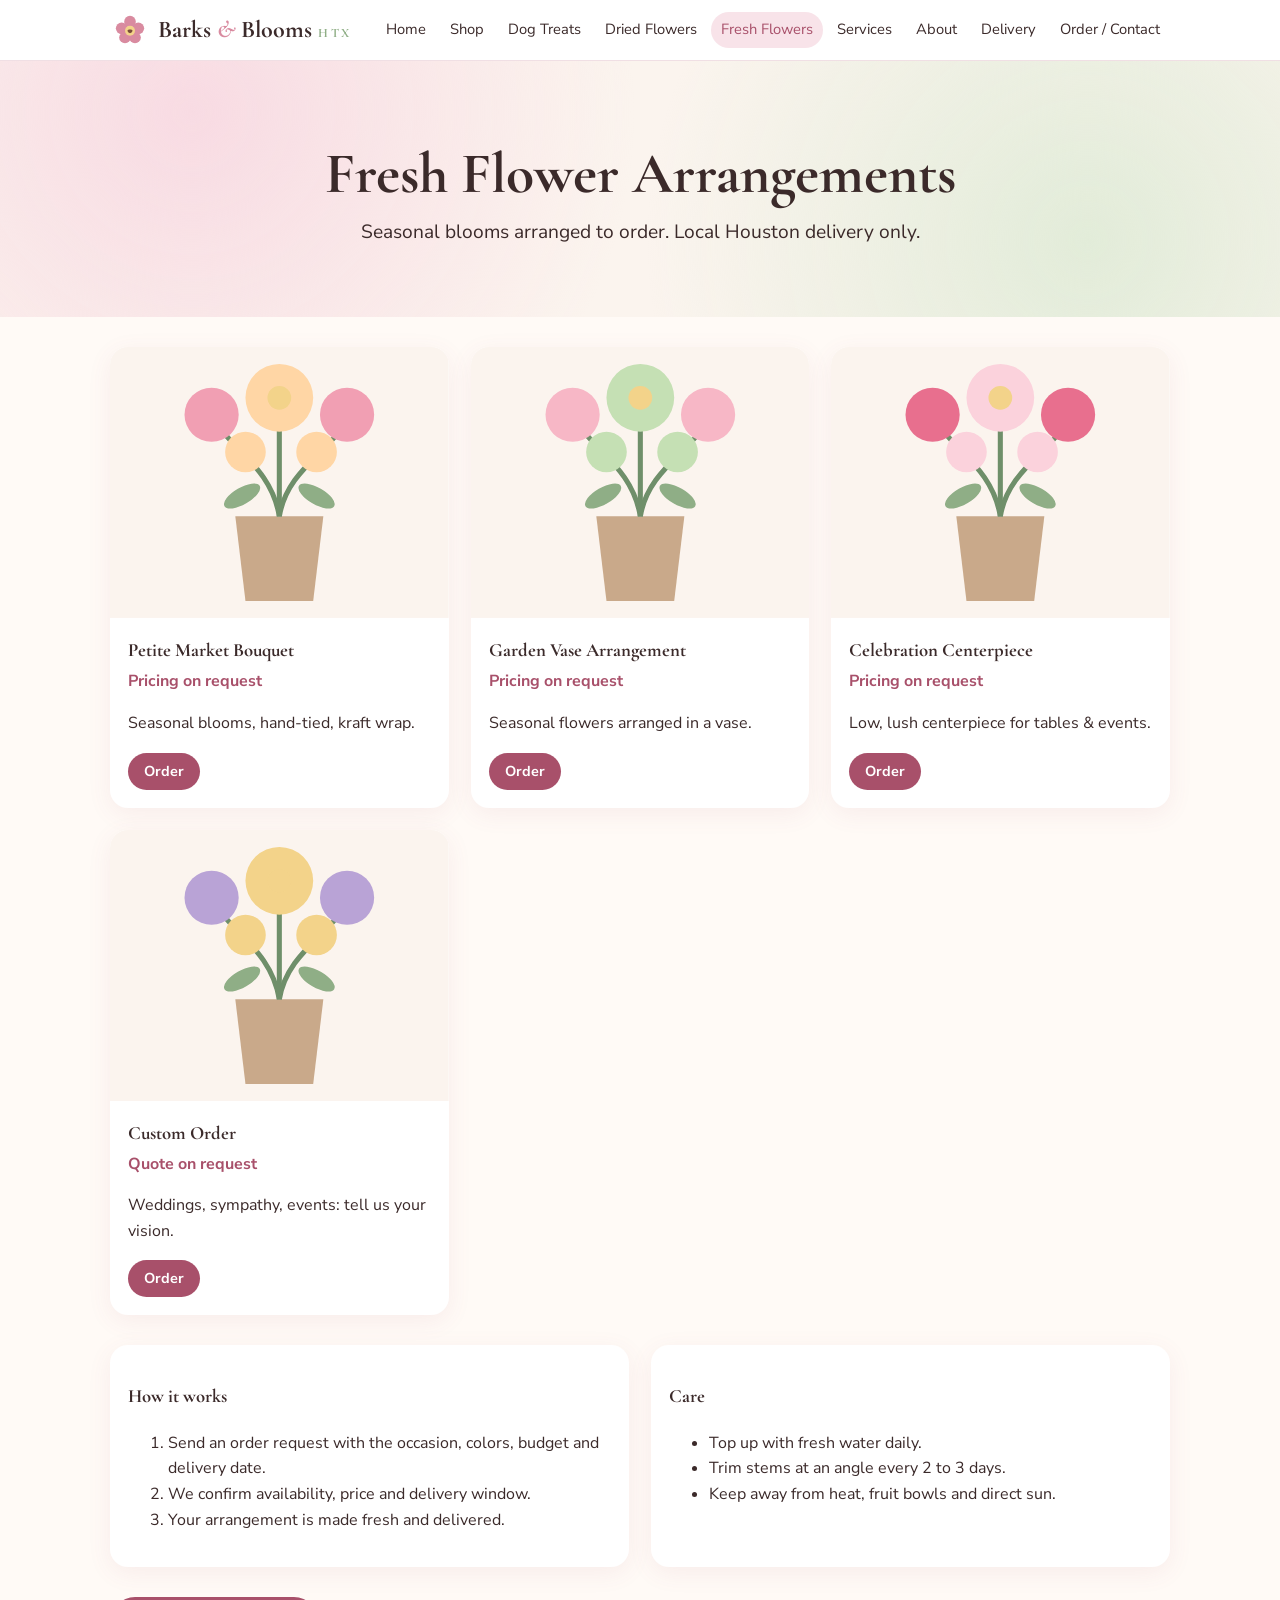
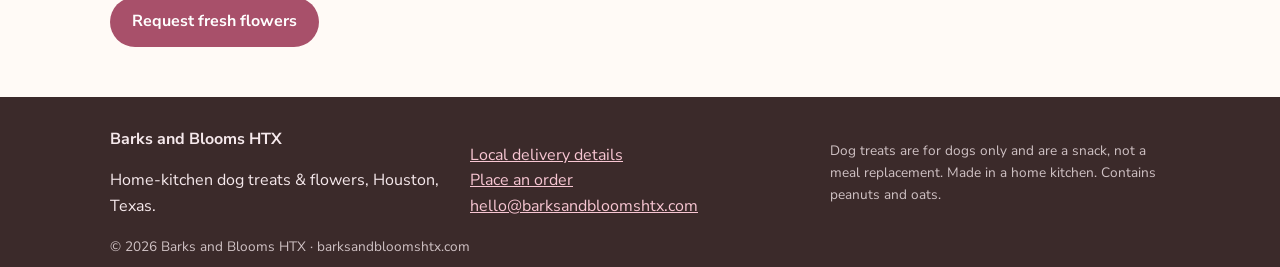
<file: fresh-flowers.html>
<!DOCTYPE html>
<html lang="en"><head><meta charset="utf-8"><meta name="viewport" content="width=device-width,initial-scale=1">
<title>Fresh Flower Arrangements | Barks and Blooms HTX</title><meta name="description" content="Seasonal fresh flower arrangements with local Houston delivery.">
<link rel="icon" href="assets/favicon.svg" type="image/svg+xml"><link rel="stylesheet" href="assets/style.css">
<link rel="preconnect" href="https://fonts.googleapis.com"><link href="https://fonts.googleapis.com/css2?family=Cormorant+Garamond:wght@500;700&family=Nunito+Sans:wght@400;700&display=swap" rel="stylesheet">
</head><body>
<header class="site-header"><div class="wrap bar"><a class="brand" href="index.html"><svg viewBox="0 0 48 48" width="40" height="40" aria-hidden="true"><g fill="#d98ba0"><circle cx="24" cy="14" r="7"/><circle cx="14" cy="22" r="7"/><circle cx="34" cy="22" r="7"/><circle cx="18" cy="33" r="7"/><circle cx="30" cy="33" r="7"/></g><circle cx="24" cy="25" r="6" fill="#f3d38a"/><path d="M21 25c0-2 6-2 6 0 0 2-3 3-3 3s-3-1-3-3z" fill="#7a4b3a"/></svg><span>Barks <em>&amp;</em> Blooms <small>HTX</small></span></a>
<button class="menu-btn" aria-expanded="false" aria-controls="nav">Menu</button><nav id="nav"><a href="index.html">Home</a><a href="shop.html">Shop</a><a href="dog-treats.html">Dog Treats</a><a href="dried-flowers.html">Dried Flowers</a><a href="fresh-flowers.html" aria-current="page">Fresh Flowers</a><a href="services.html">Services</a><a href="about.html">About</a><a href="delivery.html">Delivery</a><a href="contact.html">Order / Contact</a></nav></div></header>
<main><section class="hero"><div class="wrap"><h1>Fresh Flower Arrangements</h1><p class="lead">Seasonal blooms arranged to order. Local Houston delivery only.</p></div></section><section class="wrap"><div class="grid3"><article class="card"><svg viewBox="0 0 200 160" class="art" role="img" aria-label="Illustrated arrangement"><rect width="200" height="160" fill="#fbf4ee"/><path d="M80 150h40l6-50H74z" fill="#c9a98a"/><g stroke="#6f8f6a" stroke-width="3" fill="none"><path d="M100 100 C95 70 70 60 60 40"/><path d="M100 100 C105 70 135 60 140 40"/><path d="M100 100 V30"/></g><g fill="#f19fb3"><circle cx="60" cy="40" r="16"/><circle cx="140" cy="40" r="16"/></g><g fill="#ffd6a5"><circle cx="100" cy="30" r="20"/><circle cx="80" cy="62" r="12"/><circle cx="122" cy="62" r="12"/></g><circle cx="100" cy="30" r="7" fill="#f3d38a"/><ellipse cx="78" cy="88" rx="12" ry="5" fill="#8fae86" transform="rotate(-30 78 88)"/><ellipse cx="122" cy="88" rx="12" ry="5" fill="#8fae86" transform="rotate(30 122 88)"/></svg><div class="pad"><h3>Petite Market Bouquet</h3><p class="price">Pricing on request</p><p>Seasonal blooms, hand-tied, kraft wrap.</p><a class="btn small" href="contact.html?item=Petite+Market+Bouquet&amp;line=fresh">Order</a></div></article><article class="card"><svg viewBox="0 0 200 160" class="art" role="img" aria-label="Illustrated arrangement"><rect width="200" height="160" fill="#fbf4ee"/><path d="M80 150h40l6-50H74z" fill="#c9a98a"/><g stroke="#6f8f6a" stroke-width="3" fill="none"><path d="M100 100 C95 70 70 60 60 40"/><path d="M100 100 C105 70 135 60 140 40"/><path d="M100 100 V30"/></g><g fill="#f7b7c6"><circle cx="60" cy="40" r="16"/><circle cx="140" cy="40" r="16"/></g><g fill="#c5e0b4"><circle cx="100" cy="30" r="20"/><circle cx="80" cy="62" r="12"/><circle cx="122" cy="62" r="12"/></g><circle cx="100" cy="30" r="7" fill="#f3d38a"/><ellipse cx="78" cy="88" rx="12" ry="5" fill="#8fae86" transform="rotate(-30 78 88)"/><ellipse cx="122" cy="88" rx="12" ry="5" fill="#8fae86" transform="rotate(30 122 88)"/></svg><div class="pad"><h3>Garden Vase Arrangement</h3><p class="price">Pricing on request</p><p>Seasonal flowers arranged in a vase.</p><a class="btn small" href="contact.html?item=Garden+Vase+Arrangement&amp;line=fresh">Order</a></div></article><article class="card"><svg viewBox="0 0 200 160" class="art" role="img" aria-label="Illustrated arrangement"><rect width="200" height="160" fill="#fbf4ee"/><path d="M80 150h40l6-50H74z" fill="#c9a98a"/><g stroke="#6f8f6a" stroke-width="3" fill="none"><path d="M100 100 C95 70 70 60 60 40"/><path d="M100 100 C105 70 135 60 140 40"/><path d="M100 100 V30"/></g><g fill="#e86f8e"><circle cx="60" cy="40" r="16"/><circle cx="140" cy="40" r="16"/></g><g fill="#fbd2dc"><circle cx="100" cy="30" r="20"/><circle cx="80" cy="62" r="12"/><circle cx="122" cy="62" r="12"/></g><circle cx="100" cy="30" r="7" fill="#f3d38a"/><ellipse cx="78" cy="88" rx="12" ry="5" fill="#8fae86" transform="rotate(-30 78 88)"/><ellipse cx="122" cy="88" rx="12" ry="5" fill="#8fae86" transform="rotate(30 122 88)"/></svg><div class="pad"><h3>Celebration Centerpiece</h3><p class="price">Pricing on request</p><p>Low, lush centerpiece for tables & events.</p><a class="btn small" href="contact.html?item=Celebration+Centerpiece&amp;line=fresh">Order</a></div></article><article class="card"><svg viewBox="0 0 200 160" class="art" role="img" aria-label="Illustrated arrangement"><rect width="200" height="160" fill="#fbf4ee"/><path d="M80 150h40l6-50H74z" fill="#c9a98a"/><g stroke="#6f8f6a" stroke-width="3" fill="none"><path d="M100 100 C95 70 70 60 60 40"/><path d="M100 100 C105 70 135 60 140 40"/><path d="M100 100 V30"/></g><g fill="#b9a3d6"><circle cx="60" cy="40" r="16"/><circle cx="140" cy="40" r="16"/></g><g fill="#f3d38a"><circle cx="100" cy="30" r="20"/><circle cx="80" cy="62" r="12"/><circle cx="122" cy="62" r="12"/></g><circle cx="100" cy="30" r="7" fill="#f3d38a"/><ellipse cx="78" cy="88" rx="12" ry="5" fill="#8fae86" transform="rotate(-30 78 88)"/><ellipse cx="122" cy="88" rx="12" ry="5" fill="#8fae86" transform="rotate(30 122 88)"/></svg><div class="pad"><h3>Custom Order</h3><p class="price">Quote on request</p><p>Weddings, sympathy, events: tell us your vision.</p><a class="btn small" href="contact.html?item=Custom+Order&amp;line=fresh">Order</a></div></article></div><div class="grid2"><div class="note"><h3>How it works</h3><ol><li>Send an order request with the occasion, colors, budget and delivery date.</li><li>We confirm availability, price and delivery window.</li><li>Your arrangement is made fresh and delivered.</li></ol></div>
<div class="note"><h3>Care</h3><ul><li>Top up with fresh water daily.</li><li>Trim stems at an angle every 2 to 3 days.</li><li>Keep away from heat, fruit bowls and direct sun.</li></ul></div></div><p><a class="btn" href="contact.html?line=fresh">Request fresh flowers</a></p></section></main>
<footer class="site-footer"><div class="wrap cols"><div><strong>Barks and Blooms HTX</strong><p>Home-kitchen dog treats &amp; flowers, Houston, Texas.</p></div>
<div><p><a href="delivery.html">Local delivery details</a><br><a href="contact.html">Place an order</a><br><a href="mailto:hello@barksandbloomshtx.com">hello@barksandbloomshtx.com</a></p></div>
<div><p class="fine">Dog treats are for dogs only and are a snack, not a meal replacement. Made in a home kitchen. Contains peanuts and oats.</p></div></div>
<p class="wrap fine">&copy; <span id="yr"></span> Barks and Blooms HTX &middot; barksandbloomshtx.com</p></footer>
<script src="assets/main.js"></script></body></html>
</file>
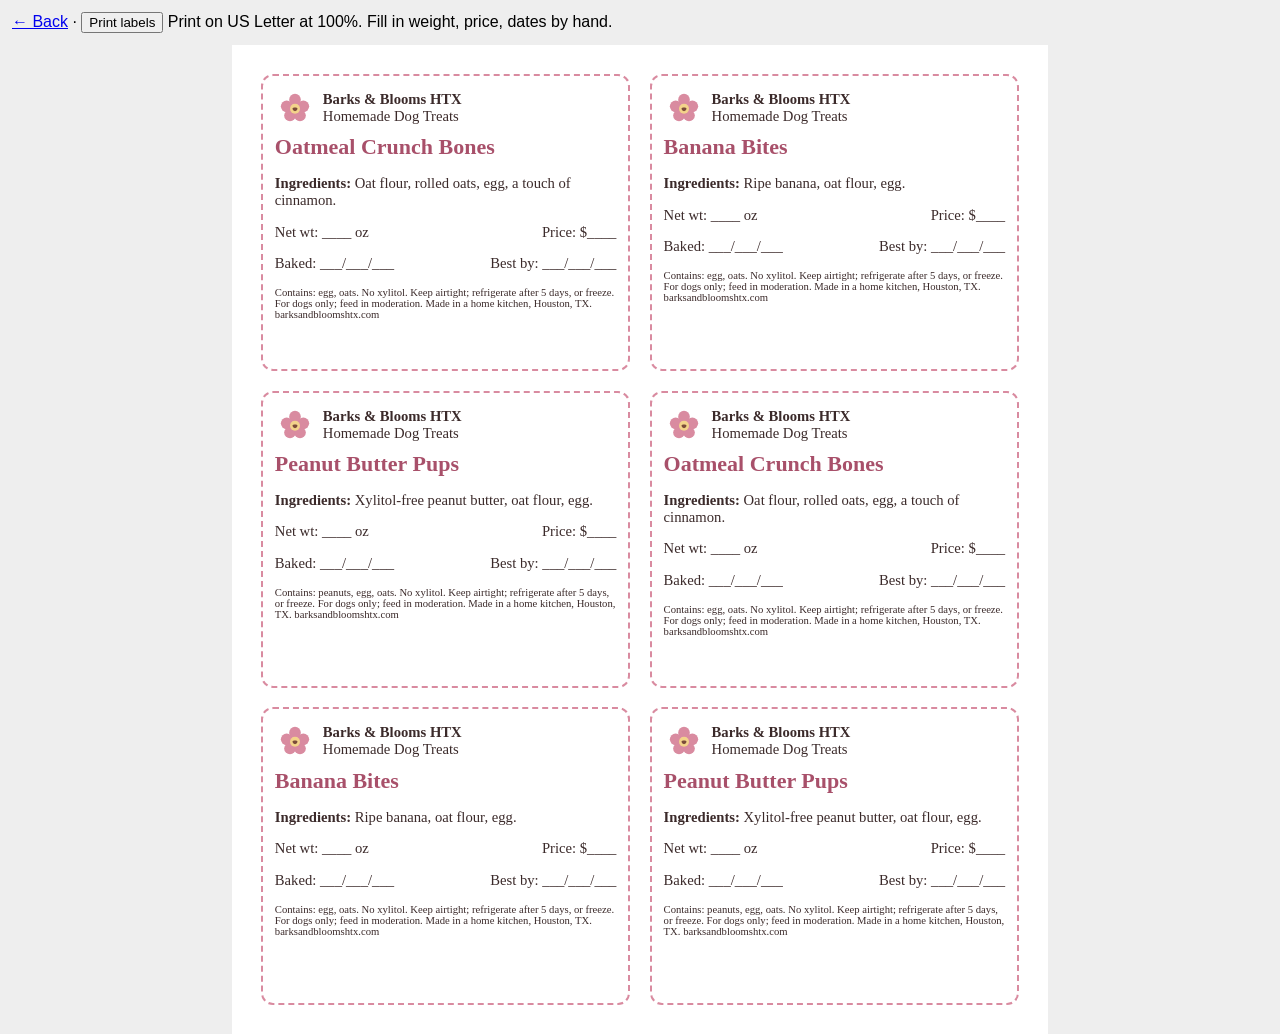
<file: label-template.html>
<!DOCTYPE html><html lang="en"><head><meta charset="utf-8"><title>Treat Bag Label Template | Barks and Blooms HTX</title><meta name="viewport" content="width=device-width,initial-scale=1"><meta name="robots" content="noindex">
<style>body{font-family:Georgia,serif;margin:0;background:#eee}.bar{padding:12px;font-family:sans-serif}.sheet{width:8.5in;margin:auto;background:#fff;display:grid;grid-template-columns:1fr 1fr;gap:.2in;padding:.3in;box-sizing:border-box}
.label{border:2px dashed #d98ba0;border-radius:12px;padding:12px;height:3.1in;box-sizing:border-box;color:#3b2a2a;font-size:11pt}.lt{display:flex;gap:8px;align-items:center}.label h2{margin:.3em 0;color:#a8506a}.row{display:flex;justify-content:space-between}.sm{font-size:8pt}
@media print{body{background:#fff}.bar{display:none}.sheet{padding:0}}</style></head><body><div class="bar"><a href="dog-treats.html">&larr; Back</a> &middot; <button onclick="print()">Print labels</button> Print on US Letter at 100%. Fill in weight, price, dates by hand.</div><div class="sheet"><div class="label"><div class="lt"><svg viewBox="0 0 48 48" width="40" height="40" aria-hidden="true"><g fill="#d98ba0"><circle cx="24" cy="14" r="7"/><circle cx="14" cy="22" r="7"/><circle cx="34" cy="22" r="7"/><circle cx="18" cy="33" r="7"/><circle cx="30" cy="33" r="7"/></g><circle cx="24" cy="25" r="6" fill="#f3d38a"/><path d="M21 25c0-2 6-2 6 0 0 2-3 3-3 3s-3-1-3-3z" fill="#7a4b3a"/></svg><div><b>Barks &amp; Blooms HTX</b><br><span>Homemade Dog Treats</span></div></div><h2>Oatmeal Crunch Bones</h2><p><b>Ingredients:</b> Oat flour, rolled oats, egg, a touch of cinnamon.</p><p class="row"><span>Net wt: ____ oz</span><span>Price: $____</span></p><p class="row"><span>Baked: ___/___/___</span><span>Best by: ___/___/___</span></p><p class="sm">Contains: egg, oats. No xylitol. Keep airtight; refrigerate after 5 days, or freeze. For dogs only; feed in moderation. Made in a home kitchen, Houston, TX. barksandbloomshtx.com</p></div><div class="label"><div class="lt"><svg viewBox="0 0 48 48" width="40" height="40" aria-hidden="true"><g fill="#d98ba0"><circle cx="24" cy="14" r="7"/><circle cx="14" cy="22" r="7"/><circle cx="34" cy="22" r="7"/><circle cx="18" cy="33" r="7"/><circle cx="30" cy="33" r="7"/></g><circle cx="24" cy="25" r="6" fill="#f3d38a"/><path d="M21 25c0-2 6-2 6 0 0 2-3 3-3 3s-3-1-3-3z" fill="#7a4b3a"/></svg><div><b>Barks &amp; Blooms HTX</b><br><span>Homemade Dog Treats</span></div></div><h2>Banana Bites</h2><p><b>Ingredients:</b> Ripe banana, oat flour, egg.</p><p class="row"><span>Net wt: ____ oz</span><span>Price: $____</span></p><p class="row"><span>Baked: ___/___/___</span><span>Best by: ___/___/___</span></p><p class="sm">Contains: egg, oats. No xylitol. Keep airtight; refrigerate after 5 days, or freeze. For dogs only; feed in moderation. Made in a home kitchen, Houston, TX. barksandbloomshtx.com</p></div><div class="label"><div class="lt"><svg viewBox="0 0 48 48" width="40" height="40" aria-hidden="true"><g fill="#d98ba0"><circle cx="24" cy="14" r="7"/><circle cx="14" cy="22" r="7"/><circle cx="34" cy="22" r="7"/><circle cx="18" cy="33" r="7"/><circle cx="30" cy="33" r="7"/></g><circle cx="24" cy="25" r="6" fill="#f3d38a"/><path d="M21 25c0-2 6-2 6 0 0 2-3 3-3 3s-3-1-3-3z" fill="#7a4b3a"/></svg><div><b>Barks &amp; Blooms HTX</b><br><span>Homemade Dog Treats</span></div></div><h2>Peanut Butter Pups</h2><p><b>Ingredients:</b> Xylitol-free peanut butter, oat flour, egg.</p><p class="row"><span>Net wt: ____ oz</span><span>Price: $____</span></p><p class="row"><span>Baked: ___/___/___</span><span>Best by: ___/___/___</span></p><p class="sm">Contains: peanuts, egg, oats. No xylitol. Keep airtight; refrigerate after 5 days, or freeze. For dogs only; feed in moderation. Made in a home kitchen, Houston, TX. barksandbloomshtx.com</p></div><div class="label"><div class="lt"><svg viewBox="0 0 48 48" width="40" height="40" aria-hidden="true"><g fill="#d98ba0"><circle cx="24" cy="14" r="7"/><circle cx="14" cy="22" r="7"/><circle cx="34" cy="22" r="7"/><circle cx="18" cy="33" r="7"/><circle cx="30" cy="33" r="7"/></g><circle cx="24" cy="25" r="6" fill="#f3d38a"/><path d="M21 25c0-2 6-2 6 0 0 2-3 3-3 3s-3-1-3-3z" fill="#7a4b3a"/></svg><div><b>Barks &amp; Blooms HTX</b><br><span>Homemade Dog Treats</span></div></div><h2>Oatmeal Crunch Bones</h2><p><b>Ingredients:</b> Oat flour, rolled oats, egg, a touch of cinnamon.</p><p class="row"><span>Net wt: ____ oz</span><span>Price: $____</span></p><p class="row"><span>Baked: ___/___/___</span><span>Best by: ___/___/___</span></p><p class="sm">Contains: egg, oats. No xylitol. Keep airtight; refrigerate after 5 days, or freeze. For dogs only; feed in moderation. Made in a home kitchen, Houston, TX. barksandbloomshtx.com</p></div><div class="label"><div class="lt"><svg viewBox="0 0 48 48" width="40" height="40" aria-hidden="true"><g fill="#d98ba0"><circle cx="24" cy="14" r="7"/><circle cx="14" cy="22" r="7"/><circle cx="34" cy="22" r="7"/><circle cx="18" cy="33" r="7"/><circle cx="30" cy="33" r="7"/></g><circle cx="24" cy="25" r="6" fill="#f3d38a"/><path d="M21 25c0-2 6-2 6 0 0 2-3 3-3 3s-3-1-3-3z" fill="#7a4b3a"/></svg><div><b>Barks &amp; Blooms HTX</b><br><span>Homemade Dog Treats</span></div></div><h2>Banana Bites</h2><p><b>Ingredients:</b> Ripe banana, oat flour, egg.</p><p class="row"><span>Net wt: ____ oz</span><span>Price: $____</span></p><p class="row"><span>Baked: ___/___/___</span><span>Best by: ___/___/___</span></p><p class="sm">Contains: egg, oats. No xylitol. Keep airtight; refrigerate after 5 days, or freeze. For dogs only; feed in moderation. Made in a home kitchen, Houston, TX. barksandbloomshtx.com</p></div><div class="label"><div class="lt"><svg viewBox="0 0 48 48" width="40" height="40" aria-hidden="true"><g fill="#d98ba0"><circle cx="24" cy="14" r="7"/><circle cx="14" cy="22" r="7"/><circle cx="34" cy="22" r="7"/><circle cx="18" cy="33" r="7"/><circle cx="30" cy="33" r="7"/></g><circle cx="24" cy="25" r="6" fill="#f3d38a"/><path d="M21 25c0-2 6-2 6 0 0 2-3 3-3 3s-3-1-3-3z" fill="#7a4b3a"/></svg><div><b>Barks &amp; Blooms HTX</b><br><span>Homemade Dog Treats</span></div></div><h2>Peanut Butter Pups</h2><p><b>Ingredients:</b> Xylitol-free peanut butter, oat flour, egg.</p><p class="row"><span>Net wt: ____ oz</span><span>Price: $____</span></p><p class="row"><span>Baked: ___/___/___</span><span>Best by: ___/___/___</span></p><p class="sm">Contains: peanuts, egg, oats. No xylitol. Keep airtight; refrigerate after 5 days, or freeze. For dogs only; feed in moderation. Made in a home kitchen, Houston, TX. barksandbloomshtx.com</p></div></div></body></html>
</file>
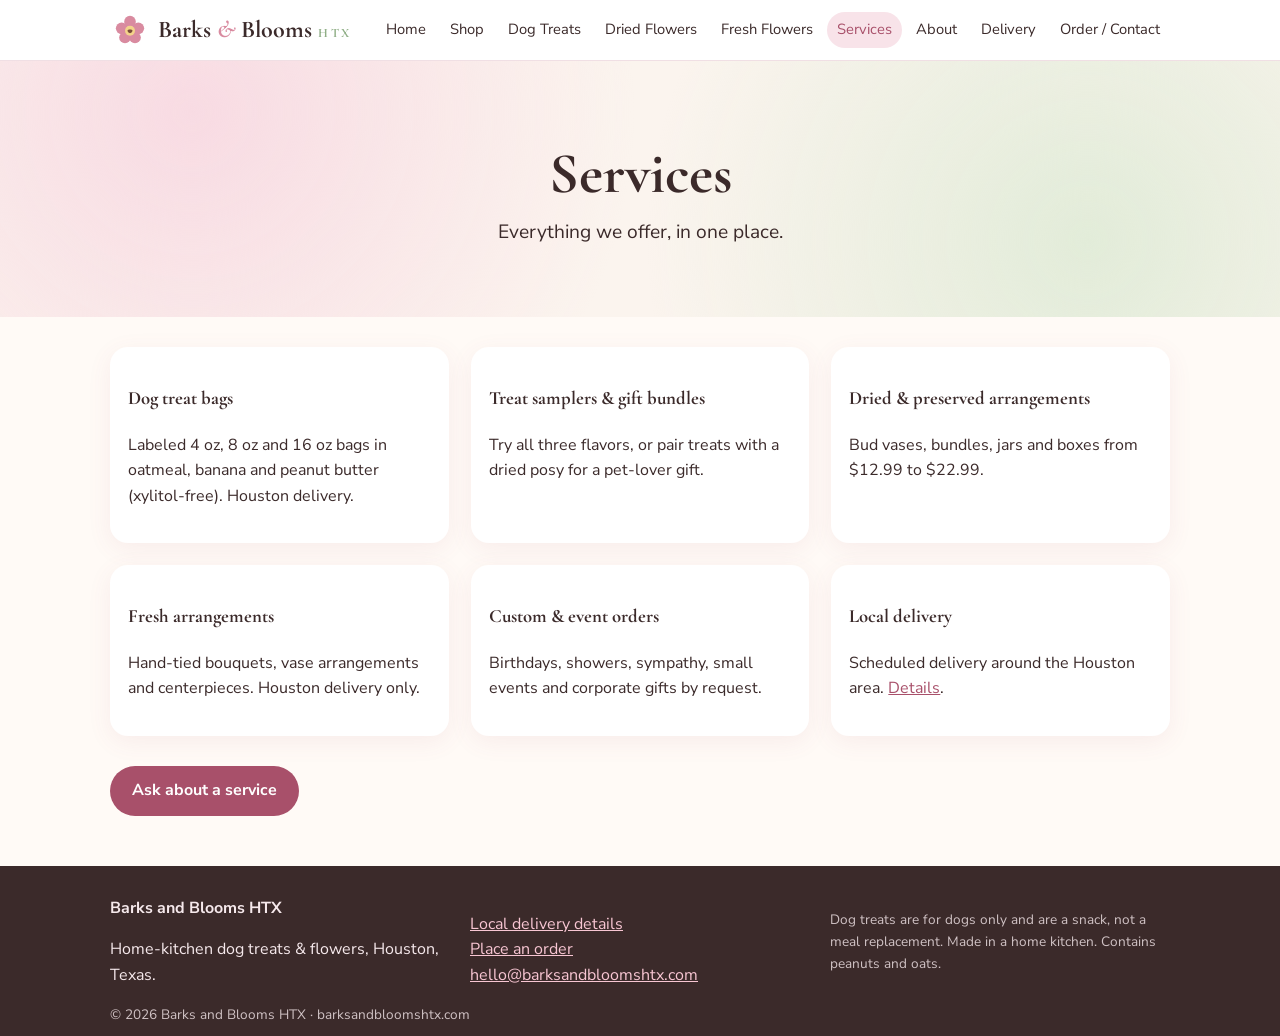
<file: services.html>
<!DOCTYPE html>
<html lang="en"><head><meta charset="utf-8"><meta name="viewport" content="width=device-width,initial-scale=1">
<title>Services | Barks and Blooms HTX</title><meta name="description" content="Services offered by Barks and Blooms HTX.">
<link rel="icon" href="assets/favicon.svg" type="image/svg+xml"><link rel="stylesheet" href="assets/style.css">
<link rel="preconnect" href="https://fonts.googleapis.com"><link href="https://fonts.googleapis.com/css2?family=Cormorant+Garamond:wght@500;700&family=Nunito+Sans:wght@400;700&display=swap" rel="stylesheet">
</head><body>
<header class="site-header"><div class="wrap bar"><a class="brand" href="index.html"><svg viewBox="0 0 48 48" width="40" height="40" aria-hidden="true"><g fill="#d98ba0"><circle cx="24" cy="14" r="7"/><circle cx="14" cy="22" r="7"/><circle cx="34" cy="22" r="7"/><circle cx="18" cy="33" r="7"/><circle cx="30" cy="33" r="7"/></g><circle cx="24" cy="25" r="6" fill="#f3d38a"/><path d="M21 25c0-2 6-2 6 0 0 2-3 3-3 3s-3-1-3-3z" fill="#7a4b3a"/></svg><span>Barks <em>&amp;</em> Blooms <small>HTX</small></span></a>
<button class="menu-btn" aria-expanded="false" aria-controls="nav">Menu</button><nav id="nav"><a href="index.html">Home</a><a href="shop.html">Shop</a><a href="dog-treats.html">Dog Treats</a><a href="dried-flowers.html">Dried Flowers</a><a href="fresh-flowers.html">Fresh Flowers</a><a href="services.html" aria-current="page">Services</a><a href="about.html">About</a><a href="delivery.html">Delivery</a><a href="contact.html">Order / Contact</a></nav></div></header>
<main><section class="hero"><div class="wrap"><h1>Services</h1><p class="lead">Everything we offer, in one place.</p></div></section><section class="wrap"><div class="grid3">
<div class="note"><h3>Dog treat bags</h3><p>Labeled 4 oz, 8 oz and 16 oz bags in oatmeal, banana and peanut butter (xylitol-free). Houston delivery.</p></div>
<div class="note"><h3>Treat samplers &amp; gift bundles</h3><p>Try all three flavors, or pair treats with a dried posy for a pet-lover gift.</p></div>
<div class="note"><h3>Dried &amp; preserved arrangements</h3><p>Bud vases, bundles, jars and boxes from $12.99 to $22.99.</p></div>
<div class="note"><h3>Fresh arrangements</h3><p>Hand-tied bouquets, vase arrangements and centerpieces. Houston delivery only.</p></div>
<div class="note"><h3>Custom &amp; event orders</h3><p>Birthdays, showers, sympathy, small events and corporate gifts by request.</p></div>
<div class="note"><h3>Local delivery</h3><p>Scheduled delivery around the Houston area. <a href="delivery.html">Details</a>.</p></div>
</div><p><a class="btn" href="contact.html">Ask about a service</a></p></section></main>
<footer class="site-footer"><div class="wrap cols"><div><strong>Barks and Blooms HTX</strong><p>Home-kitchen dog treats &amp; flowers, Houston, Texas.</p></div>
<div><p><a href="delivery.html">Local delivery details</a><br><a href="contact.html">Place an order</a><br><a href="mailto:hello@barksandbloomshtx.com">hello@barksandbloomshtx.com</a></p></div>
<div><p class="fine">Dog treats are for dogs only and are a snack, not a meal replacement. Made in a home kitchen. Contains peanuts and oats.</p></div></div>
<p class="wrap fine">&copy; <span id="yr"></span> Barks and Blooms HTX &middot; barksandbloomshtx.com</p></footer>
<script src="assets/main.js"></script></body></html>
</file>
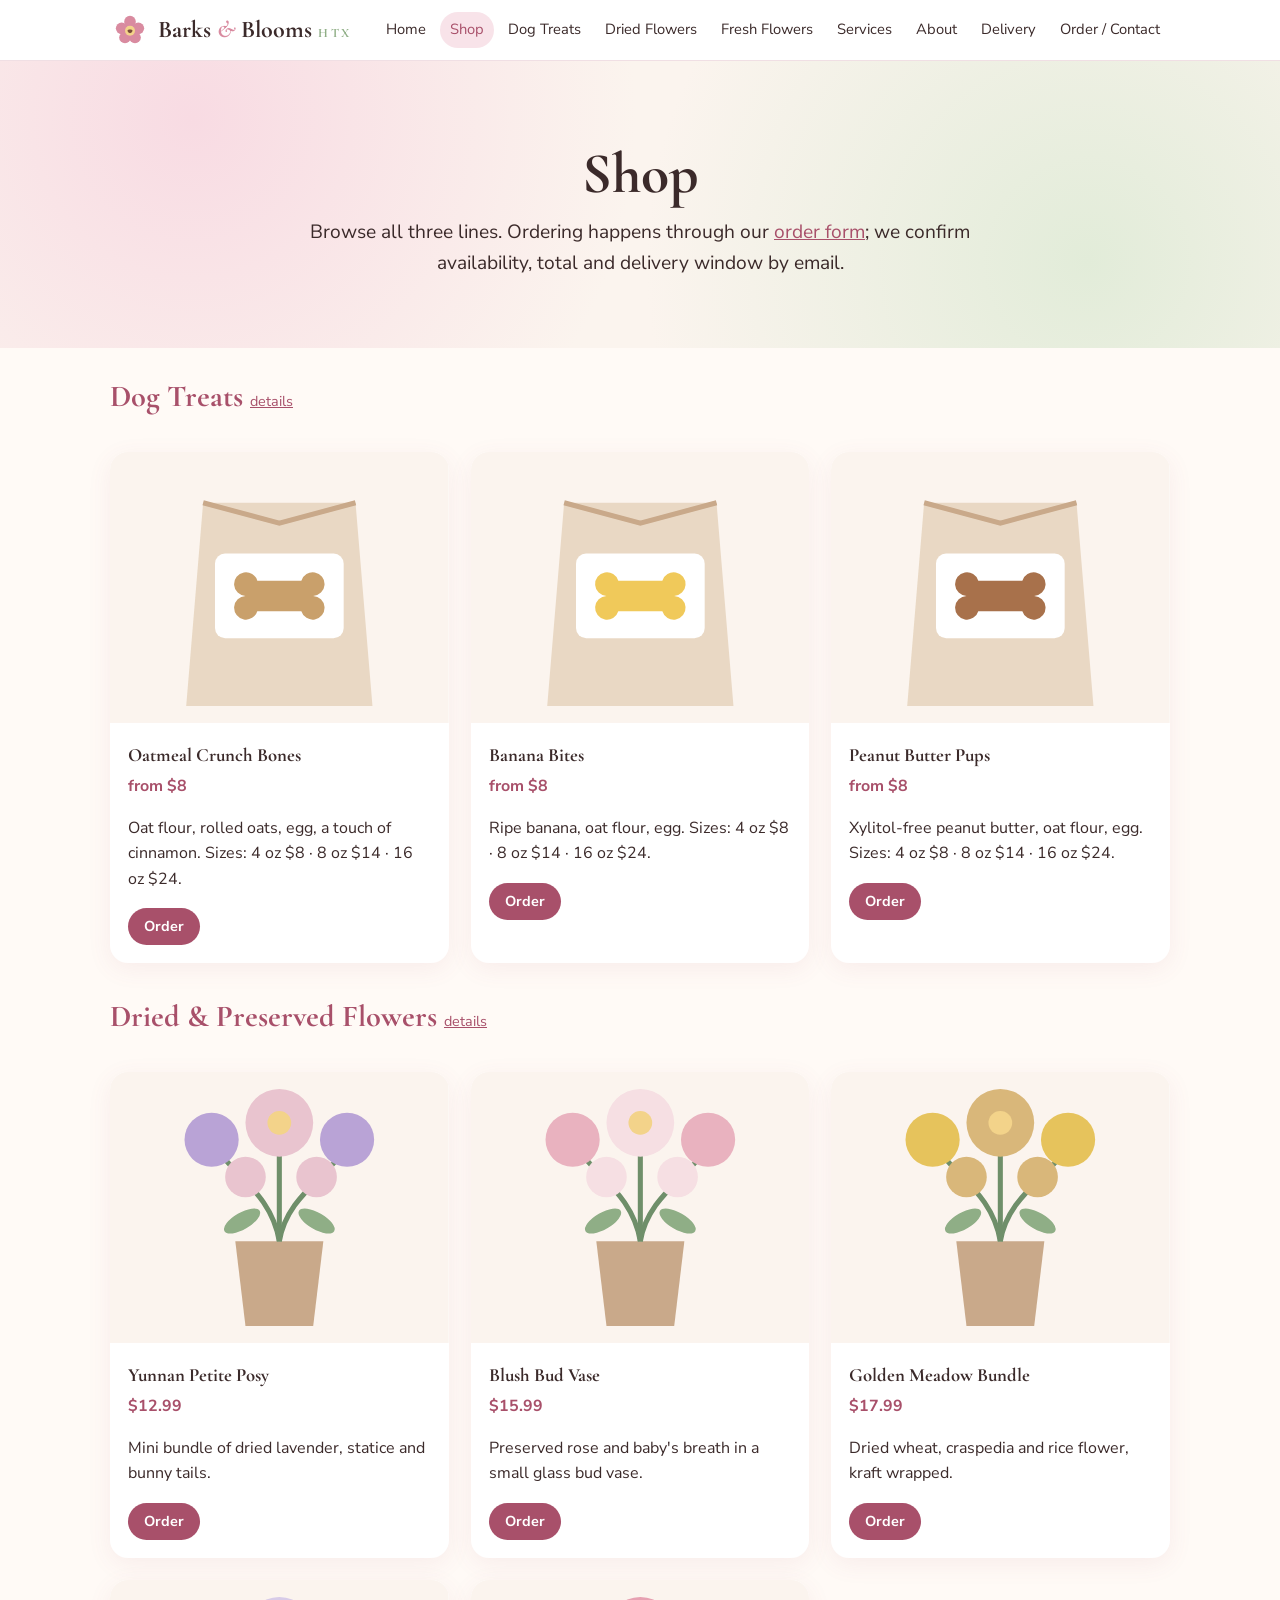
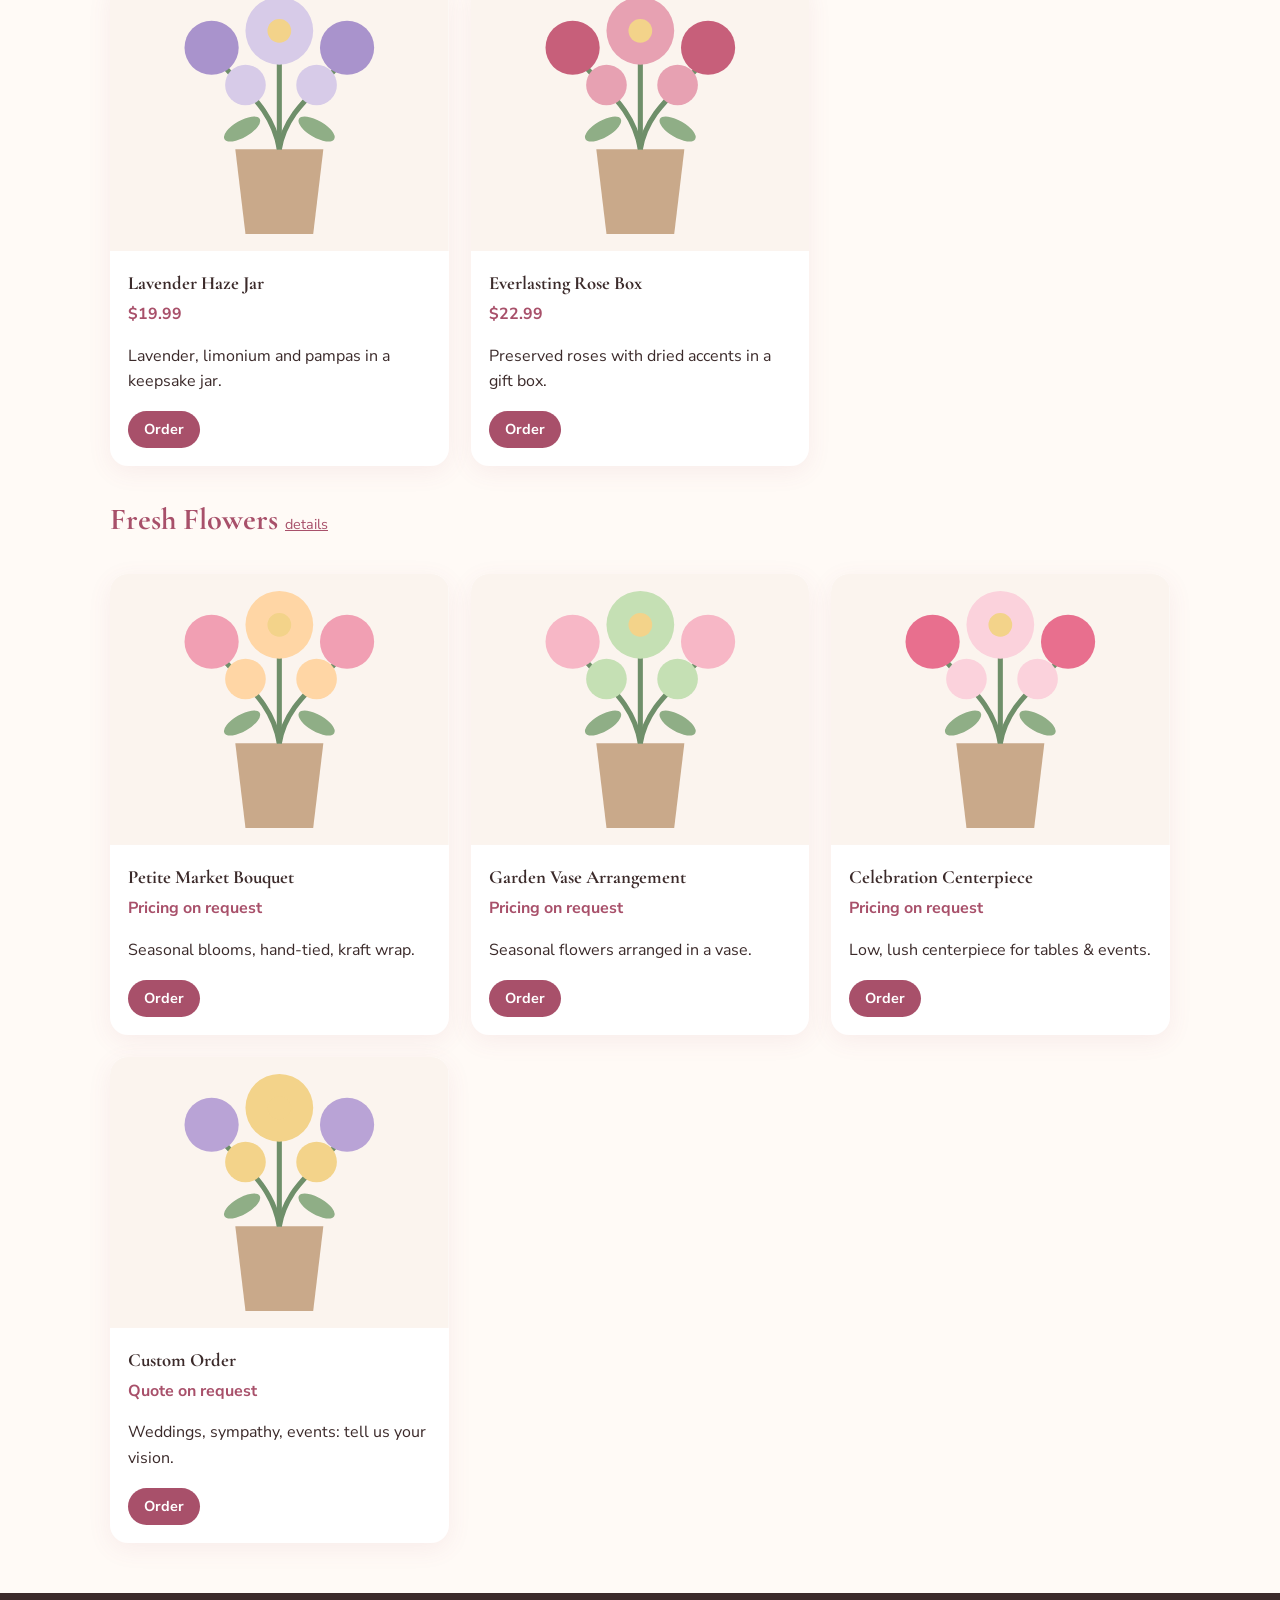
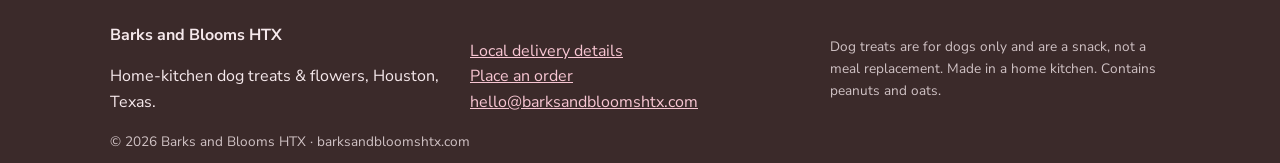
<file: shop.html>
<!DOCTYPE html>
<html lang="en"><head><meta charset="utf-8"><meta name="viewport" content="width=device-width,initial-scale=1">
<title>Shop | Barks and Blooms HTX</title><meta name="description" content="Shop dog treats, dried flowers and fresh flowers.">
<link rel="icon" href="assets/favicon.svg" type="image/svg+xml"><link rel="stylesheet" href="assets/style.css">
<link rel="preconnect" href="https://fonts.googleapis.com"><link href="https://fonts.googleapis.com/css2?family=Cormorant+Garamond:wght@500;700&family=Nunito+Sans:wght@400;700&display=swap" rel="stylesheet">
</head><body>
<header class="site-header"><div class="wrap bar"><a class="brand" href="index.html"><svg viewBox="0 0 48 48" width="40" height="40" aria-hidden="true"><g fill="#d98ba0"><circle cx="24" cy="14" r="7"/><circle cx="14" cy="22" r="7"/><circle cx="34" cy="22" r="7"/><circle cx="18" cy="33" r="7"/><circle cx="30" cy="33" r="7"/></g><circle cx="24" cy="25" r="6" fill="#f3d38a"/><path d="M21 25c0-2 6-2 6 0 0 2-3 3-3 3s-3-1-3-3z" fill="#7a4b3a"/></svg><span>Barks <em>&amp;</em> Blooms <small>HTX</small></span></a>
<button class="menu-btn" aria-expanded="false" aria-controls="nav">Menu</button><nav id="nav"><a href="index.html">Home</a><a href="shop.html" aria-current="page">Shop</a><a href="dog-treats.html">Dog Treats</a><a href="dried-flowers.html">Dried Flowers</a><a href="fresh-flowers.html">Fresh Flowers</a><a href="services.html">Services</a><a href="about.html">About</a><a href="delivery.html">Delivery</a><a href="contact.html">Order / Contact</a></nav></div></header>
<main><section class="hero"><div class="wrap"><h1>Shop</h1><p class="lead">Browse all three lines. Ordering happens through our <a href='contact.html'>order form</a>; we confirm availability, total and delivery window by email.</p></div></section><section class="wrap"><h2>Dog Treats <a class="more" href="dog-treats.html">details</a></h2><div class="grid3"><article class="card"><svg viewBox="0 0 200 160" class="art" role="img" aria-label="Illustrated dog treat bag"><rect width="200" height="160" fill="#fbf4ee"/><path d="M55 30h90l10 120H45z" fill="#e9d8c4"/><rect x="62" y="60" width="76" height="50" rx="6" fill="#fff"/><path d="M80 85a7 7 0 1 1 7-9h26a7 7 0 1 1 7 9 7 7 0 1 1-7 9H87a7 7 0 1 1-7-9z" fill="#c9a06b"/><path d="M55 30l45 12 45-12" stroke="#c9a98a" stroke-width="3" fill="none"/></svg><div class="pad"><h3>Oatmeal Crunch Bones</h3><p class="price">from $8</p><p>Oat flour, rolled oats, egg, a touch of cinnamon. Sizes: 4 oz $8 · 8 oz $14 · 16 oz $24.</p><a class="btn small" href="contact.html?item=Oatmeal+Crunch+Bones&amp;line=treats">Order</a></div></article><article class="card"><svg viewBox="0 0 200 160" class="art" role="img" aria-label="Illustrated dog treat bag"><rect width="200" height="160" fill="#fbf4ee"/><path d="M55 30h90l10 120H45z" fill="#e9d8c4"/><rect x="62" y="60" width="76" height="50" rx="6" fill="#fff"/><path d="M80 85a7 7 0 1 1 7-9h26a7 7 0 1 1 7 9 7 7 0 1 1-7 9H87a7 7 0 1 1-7-9z" fill="#f0c95a"/><path d="M55 30l45 12 45-12" stroke="#c9a98a" stroke-width="3" fill="none"/></svg><div class="pad"><h3>Banana Bites</h3><p class="price">from $8</p><p>Ripe banana, oat flour, egg. Sizes: 4 oz $8 · 8 oz $14 · 16 oz $24.</p><a class="btn small" href="contact.html?item=Banana+Bites&amp;line=treats">Order</a></div></article><article class="card"><svg viewBox="0 0 200 160" class="art" role="img" aria-label="Illustrated dog treat bag"><rect width="200" height="160" fill="#fbf4ee"/><path d="M55 30h90l10 120H45z" fill="#e9d8c4"/><rect x="62" y="60" width="76" height="50" rx="6" fill="#fff"/><path d="M80 85a7 7 0 1 1 7-9h26a7 7 0 1 1 7 9 7 7 0 1 1-7 9H87a7 7 0 1 1-7-9z" fill="#a8714b"/><path d="M55 30l45 12 45-12" stroke="#c9a98a" stroke-width="3" fill="none"/></svg><div class="pad"><h3>Peanut Butter Pups</h3><p class="price">from $8</p><p>Xylitol-free peanut butter, oat flour, egg. Sizes: 4 oz $8 · 8 oz $14 · 16 oz $24.</p><a class="btn small" href="contact.html?item=Peanut+Butter+Pups&amp;line=treats">Order</a></div></article></div><h2>Dried &amp; Preserved Flowers <a class="more" href="dried-flowers.html">details</a></h2><div class="grid3"><article class="card"><svg viewBox="0 0 200 160" class="art" role="img" aria-label="Illustrated arrangement"><rect width="200" height="160" fill="#fbf4ee"/><path d="M80 150h40l6-50H74z" fill="#c9a98a"/><g stroke="#6f8f6a" stroke-width="3" fill="none"><path d="M100 100 C95 70 70 60 60 40"/><path d="M100 100 C105 70 135 60 140 40"/><path d="M100 100 V30"/></g><g fill="#b9a3d6"><circle cx="60" cy="40" r="16"/><circle cx="140" cy="40" r="16"/></g><g fill="#e9c4cf"><circle cx="100" cy="30" r="20"/><circle cx="80" cy="62" r="12"/><circle cx="122" cy="62" r="12"/></g><circle cx="100" cy="30" r="7" fill="#f3d38a"/><ellipse cx="78" cy="88" rx="12" ry="5" fill="#8fae86" transform="rotate(-30 78 88)"/><ellipse cx="122" cy="88" rx="12" ry="5" fill="#8fae86" transform="rotate(30 122 88)"/></svg><div class="pad"><h3>Yunnan Petite Posy</h3><p class="price">$12.99</p><p>Mini bundle of dried lavender, statice and bunny tails.</p><a class="btn small" href="contact.html?item=Yunnan+Petite+Posy&amp;line=dried">Order</a></div></article><article class="card"><svg viewBox="0 0 200 160" class="art" role="img" aria-label="Illustrated arrangement"><rect width="200" height="160" fill="#fbf4ee"/><path d="M80 150h40l6-50H74z" fill="#c9a98a"/><g stroke="#6f8f6a" stroke-width="3" fill="none"><path d="M100 100 C95 70 70 60 60 40"/><path d="M100 100 C105 70 135 60 140 40"/><path d="M100 100 V30"/></g><g fill="#e9b2bf"><circle cx="60" cy="40" r="16"/><circle cx="140" cy="40" r="16"/></g><g fill="#f6dfe3"><circle cx="100" cy="30" r="20"/><circle cx="80" cy="62" r="12"/><circle cx="122" cy="62" r="12"/></g><circle cx="100" cy="30" r="7" fill="#f3d38a"/><ellipse cx="78" cy="88" rx="12" ry="5" fill="#8fae86" transform="rotate(-30 78 88)"/><ellipse cx="122" cy="88" rx="12" ry="5" fill="#8fae86" transform="rotate(30 122 88)"/></svg><div class="pad"><h3>Blush Bud Vase</h3><p class="price">$15.99</p><p>Preserved rose and baby's breath in a small glass bud vase.</p><a class="btn small" href="contact.html?item=Blush+Bud+Vase&amp;line=dried">Order</a></div></article><article class="card"><svg viewBox="0 0 200 160" class="art" role="img" aria-label="Illustrated arrangement"><rect width="200" height="160" fill="#fbf4ee"/><path d="M80 150h40l6-50H74z" fill="#c9a98a"/><g stroke="#6f8f6a" stroke-width="3" fill="none"><path d="M100 100 C95 70 70 60 60 40"/><path d="M100 100 C105 70 135 60 140 40"/><path d="M100 100 V30"/></g><g fill="#e6c35c"><circle cx="60" cy="40" r="16"/><circle cx="140" cy="40" r="16"/></g><g fill="#d9b77a"><circle cx="100" cy="30" r="20"/><circle cx="80" cy="62" r="12"/><circle cx="122" cy="62" r="12"/></g><circle cx="100" cy="30" r="7" fill="#f3d38a"/><ellipse cx="78" cy="88" rx="12" ry="5" fill="#8fae86" transform="rotate(-30 78 88)"/><ellipse cx="122" cy="88" rx="12" ry="5" fill="#8fae86" transform="rotate(30 122 88)"/></svg><div class="pad"><h3>Golden Meadow Bundle</h3><p class="price">$17.99</p><p>Dried wheat, craspedia and rice flower, kraft wrapped.</p><a class="btn small" href="contact.html?item=Golden+Meadow+Bundle&amp;line=dried">Order</a></div></article><article class="card"><svg viewBox="0 0 200 160" class="art" role="img" aria-label="Illustrated arrangement"><rect width="200" height="160" fill="#fbf4ee"/><path d="M80 150h40l6-50H74z" fill="#c9a98a"/><g stroke="#6f8f6a" stroke-width="3" fill="none"><path d="M100 100 C95 70 70 60 60 40"/><path d="M100 100 C105 70 135 60 140 40"/><path d="M100 100 V30"/></g><g fill="#a993cc"><circle cx="60" cy="40" r="16"/><circle cx="140" cy="40" r="16"/></g><g fill="#d7cbe8"><circle cx="100" cy="30" r="20"/><circle cx="80" cy="62" r="12"/><circle cx="122" cy="62" r="12"/></g><circle cx="100" cy="30" r="7" fill="#f3d38a"/><ellipse cx="78" cy="88" rx="12" ry="5" fill="#8fae86" transform="rotate(-30 78 88)"/><ellipse cx="122" cy="88" rx="12" ry="5" fill="#8fae86" transform="rotate(30 122 88)"/></svg><div class="pad"><h3>Lavender Haze Jar</h3><p class="price">$19.99</p><p>Lavender, limonium and pampas in a keepsake jar.</p><a class="btn small" href="contact.html?item=Lavender+Haze+Jar&amp;line=dried">Order</a></div></article><article class="card"><svg viewBox="0 0 200 160" class="art" role="img" aria-label="Illustrated arrangement"><rect width="200" height="160" fill="#fbf4ee"/><path d="M80 150h40l6-50H74z" fill="#c9a98a"/><g stroke="#6f8f6a" stroke-width="3" fill="none"><path d="M100 100 C95 70 70 60 60 40"/><path d="M100 100 C105 70 135 60 140 40"/><path d="M100 100 V30"/></g><g fill="#c75f7a"><circle cx="60" cy="40" r="16"/><circle cx="140" cy="40" r="16"/></g><g fill="#e7a1b2"><circle cx="100" cy="30" r="20"/><circle cx="80" cy="62" r="12"/><circle cx="122" cy="62" r="12"/></g><circle cx="100" cy="30" r="7" fill="#f3d38a"/><ellipse cx="78" cy="88" rx="12" ry="5" fill="#8fae86" transform="rotate(-30 78 88)"/><ellipse cx="122" cy="88" rx="12" ry="5" fill="#8fae86" transform="rotate(30 122 88)"/></svg><div class="pad"><h3>Everlasting Rose Box</h3><p class="price">$22.99</p><p>Preserved roses with dried accents in a gift box.</p><a class="btn small" href="contact.html?item=Everlasting+Rose+Box&amp;line=dried">Order</a></div></article></div><h2>Fresh Flowers <a class="more" href="fresh-flowers.html">details</a></h2><div class="grid3"><article class="card"><svg viewBox="0 0 200 160" class="art" role="img" aria-label="Illustrated arrangement"><rect width="200" height="160" fill="#fbf4ee"/><path d="M80 150h40l6-50H74z" fill="#c9a98a"/><g stroke="#6f8f6a" stroke-width="3" fill="none"><path d="M100 100 C95 70 70 60 60 40"/><path d="M100 100 C105 70 135 60 140 40"/><path d="M100 100 V30"/></g><g fill="#f19fb3"><circle cx="60" cy="40" r="16"/><circle cx="140" cy="40" r="16"/></g><g fill="#ffd6a5"><circle cx="100" cy="30" r="20"/><circle cx="80" cy="62" r="12"/><circle cx="122" cy="62" r="12"/></g><circle cx="100" cy="30" r="7" fill="#f3d38a"/><ellipse cx="78" cy="88" rx="12" ry="5" fill="#8fae86" transform="rotate(-30 78 88)"/><ellipse cx="122" cy="88" rx="12" ry="5" fill="#8fae86" transform="rotate(30 122 88)"/></svg><div class="pad"><h3>Petite Market Bouquet</h3><p class="price">Pricing on request</p><p>Seasonal blooms, hand-tied, kraft wrap.</p><a class="btn small" href="contact.html?item=Petite+Market+Bouquet&amp;line=fresh">Order</a></div></article><article class="card"><svg viewBox="0 0 200 160" class="art" role="img" aria-label="Illustrated arrangement"><rect width="200" height="160" fill="#fbf4ee"/><path d="M80 150h40l6-50H74z" fill="#c9a98a"/><g stroke="#6f8f6a" stroke-width="3" fill="none"><path d="M100 100 C95 70 70 60 60 40"/><path d="M100 100 C105 70 135 60 140 40"/><path d="M100 100 V30"/></g><g fill="#f7b7c6"><circle cx="60" cy="40" r="16"/><circle cx="140" cy="40" r="16"/></g><g fill="#c5e0b4"><circle cx="100" cy="30" r="20"/><circle cx="80" cy="62" r="12"/><circle cx="122" cy="62" r="12"/></g><circle cx="100" cy="30" r="7" fill="#f3d38a"/><ellipse cx="78" cy="88" rx="12" ry="5" fill="#8fae86" transform="rotate(-30 78 88)"/><ellipse cx="122" cy="88" rx="12" ry="5" fill="#8fae86" transform="rotate(30 122 88)"/></svg><div class="pad"><h3>Garden Vase Arrangement</h3><p class="price">Pricing on request</p><p>Seasonal flowers arranged in a vase.</p><a class="btn small" href="contact.html?item=Garden+Vase+Arrangement&amp;line=fresh">Order</a></div></article><article class="card"><svg viewBox="0 0 200 160" class="art" role="img" aria-label="Illustrated arrangement"><rect width="200" height="160" fill="#fbf4ee"/><path d="M80 150h40l6-50H74z" fill="#c9a98a"/><g stroke="#6f8f6a" stroke-width="3" fill="none"><path d="M100 100 C95 70 70 60 60 40"/><path d="M100 100 C105 70 135 60 140 40"/><path d="M100 100 V30"/></g><g fill="#e86f8e"><circle cx="60" cy="40" r="16"/><circle cx="140" cy="40" r="16"/></g><g fill="#fbd2dc"><circle cx="100" cy="30" r="20"/><circle cx="80" cy="62" r="12"/><circle cx="122" cy="62" r="12"/></g><circle cx="100" cy="30" r="7" fill="#f3d38a"/><ellipse cx="78" cy="88" rx="12" ry="5" fill="#8fae86" transform="rotate(-30 78 88)"/><ellipse cx="122" cy="88" rx="12" ry="5" fill="#8fae86" transform="rotate(30 122 88)"/></svg><div class="pad"><h3>Celebration Centerpiece</h3><p class="price">Pricing on request</p><p>Low, lush centerpiece for tables & events.</p><a class="btn small" href="contact.html?item=Celebration+Centerpiece&amp;line=fresh">Order</a></div></article><article class="card"><svg viewBox="0 0 200 160" class="art" role="img" aria-label="Illustrated arrangement"><rect width="200" height="160" fill="#fbf4ee"/><path d="M80 150h40l6-50H74z" fill="#c9a98a"/><g stroke="#6f8f6a" stroke-width="3" fill="none"><path d="M100 100 C95 70 70 60 60 40"/><path d="M100 100 C105 70 135 60 140 40"/><path d="M100 100 V30"/></g><g fill="#b9a3d6"><circle cx="60" cy="40" r="16"/><circle cx="140" cy="40" r="16"/></g><g fill="#f3d38a"><circle cx="100" cy="30" r="20"/><circle cx="80" cy="62" r="12"/><circle cx="122" cy="62" r="12"/></g><circle cx="100" cy="30" r="7" fill="#f3d38a"/><ellipse cx="78" cy="88" rx="12" ry="5" fill="#8fae86" transform="rotate(-30 78 88)"/><ellipse cx="122" cy="88" rx="12" ry="5" fill="#8fae86" transform="rotate(30 122 88)"/></svg><div class="pad"><h3>Custom Order</h3><p class="price">Quote on request</p><p>Weddings, sympathy, events: tell us your vision.</p><a class="btn small" href="contact.html?item=Custom+Order&amp;line=fresh">Order</a></div></article></div></section></main>
<footer class="site-footer"><div class="wrap cols"><div><strong>Barks and Blooms HTX</strong><p>Home-kitchen dog treats &amp; flowers, Houston, Texas.</p></div>
<div><p><a href="delivery.html">Local delivery details</a><br><a href="contact.html">Place an order</a><br><a href="mailto:hello@barksandbloomshtx.com">hello@barksandbloomshtx.com</a></p></div>
<div><p class="fine">Dog treats are for dogs only and are a snack, not a meal replacement. Made in a home kitchen. Contains peanuts and oats.</p></div></div>
<p class="wrap fine">&copy; <span id="yr"></span> Barks and Blooms HTX &middot; barksandbloomshtx.com</p></footer>
<script src="assets/main.js"></script></body></html>
</file>
<file: assets/style.css>
:root{--rose:#d98ba0;--deep:#a8506a;--ink:#3b2a2a;--cream:#fbf4ee;--sage:#8fae86;--paper:#fffaf6}
*{box-sizing:border-box}body{margin:0;font-family:"Nunito Sans",system-ui,sans-serif;color:var(--ink);background:var(--paper);line-height:1.6}
h1,h2,h3,.brand{font-family:"Cormorant Garamond",Georgia,serif}h1{font-size:clamp(2.2rem,5vw,3.6rem);line-height:1.1;margin:.2em 0}h2{font-size:1.9rem;color:var(--deep)}
a{color:var(--deep)}.wrap{max-width:1100px;margin:0 auto;padding:0 20px}
.site-header{background:#fff;border-bottom:1px solid #f0dfe4;position:sticky;top:0;z-index:5}.bar{display:flex;align-items:center;justify-content:space-between;gap:12px;padding:10px 20px}
.brand{display:flex;align-items:center;gap:8px;text-decoration:none;color:var(--ink);font-size:1.5rem;font-weight:700}.brand em{color:var(--rose)}.brand small{font-size:.8rem;letter-spacing:.2em;color:var(--sage)}
nav{display:flex;flex-wrap:wrap;gap:4px}nav a{text-decoration:none;color:var(--ink);padding:6px 10px;border-radius:20px;font-size:.92rem}nav a:hover,nav a[aria-current]{background:#f8e3e9;color:var(--deep)}
.menu-btn{display:none;background:none;border:1px solid var(--rose);border-radius:20px;padding:6px 14px;color:var(--deep)}
@media(max-width:900px){.menu-btn{display:block}nav{display:none;position:absolute;top:100%;left:0;right:0;background:#fff;flex-direction:column;padding:10px 20px;border-bottom:1px solid #f0dfe4}nav.open{display:flex}}
.hero{background:radial-gradient(circle at 15% 20%,#f8dbe3 0,transparent 40%),radial-gradient(circle at 85% 70%,#e2ecd9 0,transparent 40%),var(--cream);padding:70px 0 50px;text-align:center}.lead{font-size:1.2rem;max-width:680px;margin:0 auto 1em}
.btn{display:inline-block;background:var(--deep);color:#fff;text-decoration:none;padding:12px 22px;border-radius:30px;border:0;font:inherit;font-weight:700;cursor:pointer}.btn:hover{background:#8d3f57}.btn.ghost{background:transparent;color:var(--deep);border:2px solid var(--deep)}.btn.small{padding:7px 16px;font-size:.9rem}
.grid3{display:grid;grid-template-columns:repeat(auto-fill,minmax(260px,1fr));gap:22px;margin:30px 0}.grid2{display:grid;grid-template-columns:repeat(auto-fit,minmax(300px,1fr));gap:22px;margin:30px 0}
.card,.tile,.note{background:#fff;border-radius:18px;box-shadow:0 6px 24px rgba(168,80,106,.08);overflow:hidden}.tile{text-decoration:none;color:inherit;padding-bottom:12px;transition:transform .2s}.tile:hover{transform:translateY(-4px)}.tile h2,.tile p{padding:0 18px}
.pad,.note{padding:18px}.card h3{margin:0}.price{color:var(--deep);font-weight:700;margin:.2em 0}.art{display:block;width:100%;height:auto}
.band{background:#f3e8ee;padding:40px 0;text-align:center;margin-top:20px}.band.soft{border-radius:18px;padding:16px}
.tbl{width:100%;border-collapse:collapse;background:#fff;border-radius:12px;overflow:hidden;margin:16px 0}.tbl th,.tbl td{padding:12px;border-bottom:1px solid #f0dfe4;text-align:left}.tbl th{background:#f8e3e9}
.more{font-size:.9rem;font-family:"Nunito Sans",sans-serif;font-weight:400}.fine{font-size:.85rem;opacity:.8}.tbd{background:#fff3c4;padding:0 4px;border-radius:4px}
.form{display:grid;gap:12px;background:#fff;padding:22px;border-radius:18px}.form label{display:grid;gap:4px;font-weight:700;font-size:.92rem}.form input,.form select,.form textarea{font:inherit;padding:10px;border:1px solid #e3cbd3;border-radius:10px}.hp{display:none}
.site-footer{background:#3b2a2a;color:#f6e9ec;margin-top:50px;padding:30px 0 10px}.site-footer a{color:#f8c6d3}.cols{display:grid;grid-template-columns:repeat(auto-fit,minmax(220px,1fr));gap:20px}
</file>
